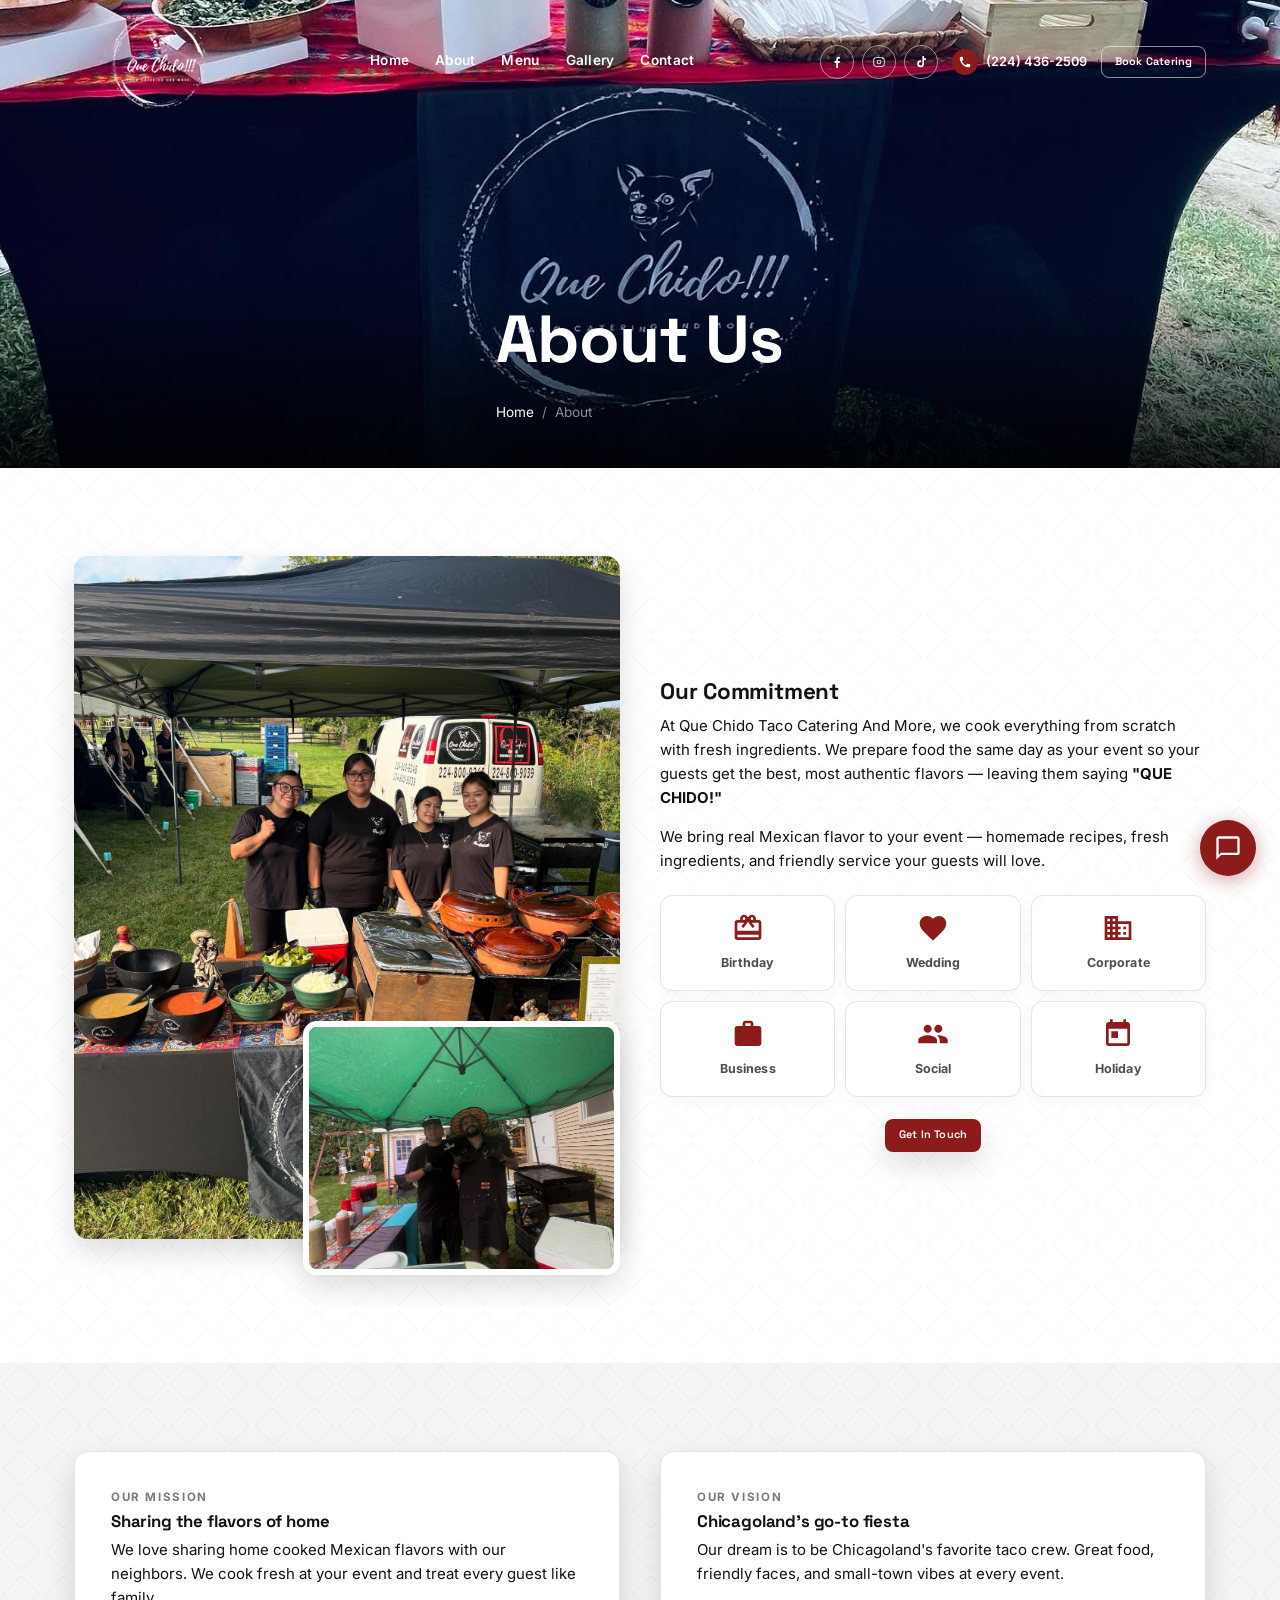
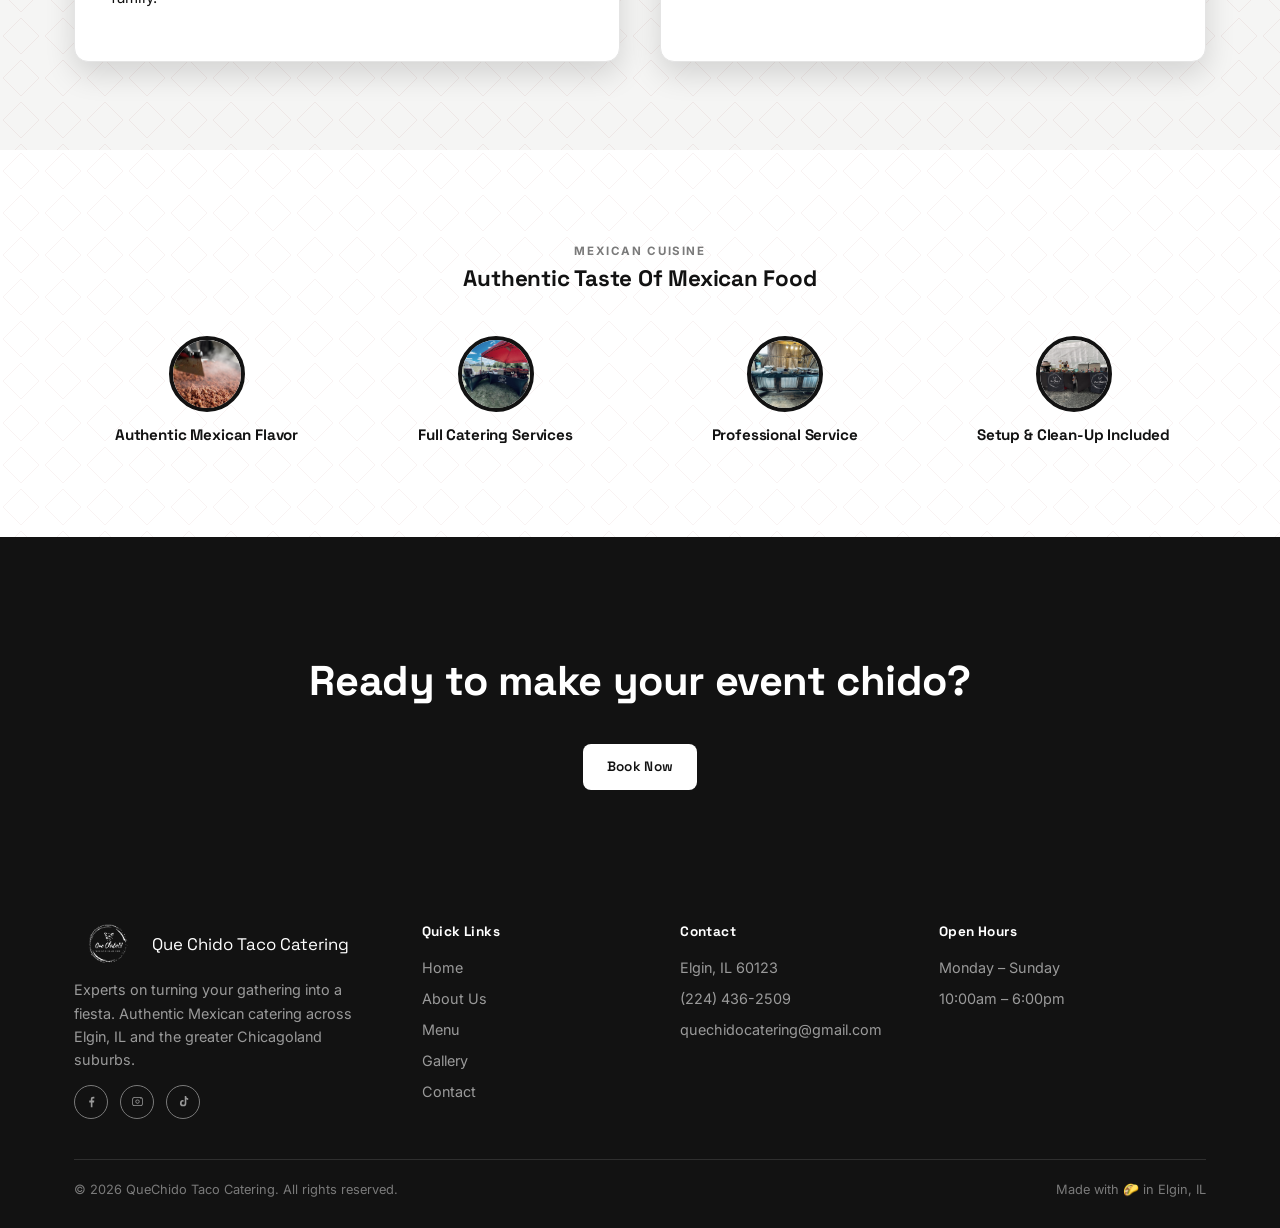
<file: about.html>
<!DOCTYPE html>
<html lang="en">
<head>
<meta charset="UTF-8">
<meta name="viewport" content="width=device-width, initial-scale=1.0">
<title>About Us | QueChido Taco Catering</title>
<meta name="description" content="Meet QueChido Taco Catering — authentic Mexican catering for weddings, birthdays and corporate events across Elgin, IL and Chicagoland.">
<link rel="icon" href="photos/blacklogo.jpg" type="image/jpeg">
<link rel="stylesheet" href="styles.css">
</head>
<body>

<header class="site">
  <div class="wrap">
    <a href="index.html" class="brand">
      <img src="photos/logo.png" alt="QueChido Taco Catering logo">
    </a>
    <nav class="main-nav">
      <a href="index.html">Home</a>
      <a href="about.html" class="active">About</a>
      <a href="menu.html">Menu</a>
      <a href="gallery.html">Gallery</a>
      <a href="contact.html">Contact</a>
      <div class="nav-extra">
        <a class="phone-pill" href="tel:+12244362509">
          <svg viewBox="0 0 24 24"><path d="M6.6 10.8c1.4 2.7 3.9 5.2 6.6 6.6l2.2-2.2c.3-.3.7-.4 1-.2 1.1.4 2.3.6 3.5.6.6 0 1 .4 1 1v3.5c0 .6-.4 1-1 1C10.5 21.1 2.9 13.5 2.9 4.1c0-.6.4-1 1-1H7.4c.6 0 1 .4 1 1 0 1.2.2 2.4.6 3.5.1.4 0 .8-.2 1L6.6 10.8z"/></svg>
          <span>(224) 436-2509</span>
        </a>
        <a href="contact.html" class="btn btn--white">Book Catering</a>
      </div>
    </nav>
    <div class="header-cta">
      <div class="social-icons">
        <a href="https://www.facebook.com/quechidocatering?mibextid=LQQJ4d" target="_blank" rel="noopener" aria-label="Facebook">
          <svg viewBox="0 0 24 24"><path d="M13.5 21v-7.6h2.55l.38-2.96h-2.93V8.53c0-.86.24-1.44 1.47-1.44h1.57V4.46A21 21 0 0 0 14.5 4.3c-2.14 0-3.6 1.3-3.6 3.69v2.45H8.35v2.96h2.55V21h2.6z"/></svg>
        </a>
        <a href="https://www.instagram.com/quechidotacocateringmore" target="_blank" rel="noopener" aria-label="Instagram">
          <svg viewBox="0 0 24 24"><path d="M12 8.6a3.4 3.4 0 1 0 0 6.8 3.4 3.4 0 0 0 0-6.8zm0 5.6a2.2 2.2 0 1 1 0-4.4 2.2 2.2 0 0 1 0 4.4zm4.3-9.5H7.7A4.2 4.2 0 0 0 3.5 9v6a4.2 4.2 0 0 0 4.2 4.2h8.6a4.2 4.2 0 0 0 4.2-4.2V9a4.2 4.2 0 0 0-4.2-4.3zm3 10.3a3 3 0 0 1-3 3H7.7a3 3 0 0 1-3-3V9a3 3 0 0 1 3-3h8.6a3 3 0 0 1 3 3v6zm-2.1-9.1a.8.8 0 1 0 0 1.6.8.8 0 0 0 0-1.6z"/></svg>
        </a>
        <a href="https://www.tiktok.com/@quechidocateringofficial" target="_blank" rel="noopener" aria-label="TikTok">
          <svg viewBox="0 0 24 24"><path d="M16.6 5.2c.7.9 1.7 1.5 2.9 1.7v2.5a6.3 6.3 0 0 1-3-.9v6.1a5.1 5.1 0 1 1-4.4-5v2.6a2.5 2.5 0 1 0 1.9 2.4V3h2.4c0 .8.08 1.6.2 2.2z"/></svg>
        </a>
      </div>
      <a class="phone-pill desktop-only" href="tel:+12244362509">
        <svg viewBox="0 0 24 24"><path d="M6.6 10.8c1.4 2.7 3.9 5.2 6.6 6.6l2.2-2.2c.3-.3.7-.4 1-.2 1.1.4 2.3.6 3.5.6.6 0 1 .4 1 1v3.5c0 .6-.4 1-1 1C10.5 21.1 2.9 13.5 2.9 4.1c0-.6.4-1 1-1H7.4c.6 0 1 .4 1 1 0 1.2.2 2.4.6 3.5.1.4 0 .8-.2 1L6.6 10.8z"/></svg>
        <span>(224) 436-2509</span>
      </a>
      <a href="contact.html" class="btn btn--white desktop-only">Book Catering</a>
      <button class="nav-toggle" aria-label="Toggle menu">
        <span class="nav-toggle-bar"></span>
        <span class="nav-toggle-bar"></span>
        <span class="nav-toggle-bar"></span>
      </button>
    </div>
  </div>
</header>

<section class="hero hero--small">
  <div class="hero-media" style="background-image:url('photos/quechidobannersetup.jpeg')">
    <div class="wrap hero-inner">
      <h1>About Us</h1>
      <div class="crumbs">
        <a href="index.html" style="color:var(--white)">Home</a><span>/</span><span>About</span>
      </div>
    </div>
  </div>
</section>

<section class="section">
  <div class="wrap grid-2">
    <div class="stack-photos">
      <img class="photo-main" src="photos/teamphoto.jpg" alt="Quechido team">
      <img class="photo-accent" src="photos/teamphoto2.jpg" alt="Quechido team">
    </div>
    <div>
      <h2>Our Commitment</h2>
      <p>At Que Chido Taco Catering And More, we cook everything from scratch with fresh ingredients. We prepare food the same day as your event so your guests get the best, most authentic flavors — leaving them saying <strong>"QUE CHIDO!"</strong></p>
      <p>We bring real Mexican flavor to your event — homemade recipes, fresh ingredients, and friendly service your guests will love.</p>
      <div class="event-grid">

      <div class="event-card"><span class="ic"><svg viewBox="0 0 24 24"><path d="M20 6h-2.18c.11-.31.18-.65.18-1 0-1.66-1.34-3-3-3-1.05 0-1.96.54-2.5 1.35l-.5.67-.5-.68C10.96 2.54 10.05 2 9 2 7.34 2 6 3.34 6 5c0 .35.07.69.18 1H4c-1.11 0-1.99.89-1.99 2L2 19c0 1.11.89 2 2 2h16c1.11 0 2-.89 2-2V8c0-1.11-.89-2-2-2zm-5-2c.55 0 1 .45 1 1s-.45 1-1 1-1-.45-1-1 .45-1 1-1zM9 4c.55 0 1 .45 1 1s-.45 1-1 1-1-.45-1-1 .45-1 1-1zm11 15H4v-2h16v2zm0-5H4V8h5.08L7 10.83 8.62 12 11 8.76l1-1.36 1 1.36L15.38 12 17 10.83 14.92 8H20v6z" fill="var(--red)"/></svg></span><span class="label">Birthday</span></div>
      <div class="event-card"><span class="ic"><svg viewBox="0 0 24 24"><path d="M12 21.35l-1.45-1.32C5.4 15.36 2 12.28 2 8.5 2 5.42 4.42 3 7.5 3c1.74 0 3.41.81 4.5 2.09C13.09 3.81 14.76 3 16.5 3 19.58 3 22 5.42 22 8.5c0 3.78-3.4 6.86-8.55 11.54L12 21.35z" fill="var(--red)"/></svg></span><span class="label">Wedding</span></div>
      <div class="event-card"><span class="ic"><svg viewBox="0 0 24 24"><path d="M12 7V3H2v18h20V7H12zM6 19H4v-2h2v2zm0-4H4v-2h2v2zm0-4H4V9h2v2zm0-4H4V5h2v2zm4 12H8v-2h2v2zm0-4H8v-2h2v2zm0-4H8V9h2v2zm0-4H8V5h2v2zm10 12h-8v-2h2v-2h-2v-2h2v-2h-2V9h8v10zm-2-8h-2v2h2v-2zm0 4h-2v2h2v-2z" fill="var(--red)"/></svg></span><span class="label">Corporate</span></div>
      <div class="event-card"><span class="ic"><svg viewBox="0 0 24 24"><path d="M20 6h-4V4c0-1.11-.89-2-2-2h-4c-1.11 0-2 .89-2 2v2H4c-1.11 0-1.99.89-1.99 2L2 19c0 1.11.89 2 2 2h16c1.11 0 2-.89 2-2V8c0-1.11-.89-2-2-2zm-6 0h-4V4h4v2z" fill="var(--red)"/></svg></span><span class="label">Business</span></div>
      <div class="event-card"><span class="ic"><svg viewBox="0 0 24 24"><path d="M16 11c1.66 0 2.99-1.34 2.99-3S17.66 5 16 5c-1.66 0-3 1.34-3 3s1.34 3 3 3zm-8 0c1.66 0 2.99-1.34 2.99-3S9.66 5 8 5C6.34 5 5 6.34 5 8s1.34 3 3 3zm0 2c-2.33 0-7 1.17-7 3.5V19h14v-2.5c0-2.33-4.67-3.5-7-3.5zm8 0c-.29 0-.62.02-.97.05 1.16.84 1.97 1.97 1.97 3.45V19h6v-2.5c0-2.33-4.67-3.5-7-3.5z" fill="var(--red)"/></svg></span><span class="label">Social</span></div>
      <div class="event-card"><span class="ic"><svg viewBox="0 0 24 24"><path d="M19 3h-1V1h-2v2H8V1H6v2H5c-1.11 0-2 .9-2 2v14c0 1.1.89 2 2 2h14c1.1 0 2-.9 2-2V5c0-1.1-.9-2-2-2zm0 16H5V8h14v11zM7 10h5v5H7z" fill="var(--red)"/></svg></span><span class="label">Holiday</span></div>

      </div>
      <div class="center" style="margin-top:8px">
        <a href="contact.html" class="btn btn--red">Get In Touch</a>
      </div>
    </div>
  </div>
</section>

<section class="section section--off">
  <div class="wrap grid-2">
    <div class="card" style="padding:36px">
      <span class="eyebrow">Our mission</span>
      <h3 style="font-family:'Space Grotesk',sans-serif">Sharing the flavors of home</h3>
      <p>We love sharing home cooked Mexican flavors with our neighbors. We cook fresh at your event and treat every guest like family.</p>
    </div>
    <div class="card" style="padding:36px">
      <span class="eyebrow">Our vision</span>
      <h3 style="font-family:'Space Grotesk',sans-serif">Chicagoland's go-to fiesta</h3>
      <p>Our dream is to be Chicagoland's favorite taco crew. Great food, friendly faces, and small-town vibes at every event.</p>
    </div>
  </div>
</section>

<section class="section">
  <div class="wrap">
    <div class="center" style="max-width:640px;margin:0 auto 44px">
      <span class="eyebrow">Mexican cuisine</span>
      <h2>Authentic Taste Of Mexican Food</h2>
    </div>
    <div class="feature-row">
      <div class="feature">
        <img src="photos/carnecloseup.jpeg" alt="">
        <h4>Authentic Mexican Flavor</h4>
      </div>
      <div class="feature">
        <img src="photos/tentsetup.jpeg" alt="">
        <h4>Full Catering Services</h4>
      </div>
      <div class="feature">
        <img src="photos/foodwarmers.jpeg" alt="">
        <h4>Professional Service</h4>
      </div>
      <div class="feature">
        <img src="photos/venuesetup.jpeg" alt="">
        <h4>Setup &amp; Clean-Up Included</h4>
      </div>
    </div>
  </div>
</section>

<section class="cta-band">
  <div class="wrap" style="padding-top:50px">
    <h2>Ready to make your event chido?</h2>
    <a href="contact.html" class="btn btn--white">Book Now</a>
  </div>
</section>

<footer class="site">
  <div class="wrap">
    <div class="footer-grid">
      <div>
        <div class="footer-brand">
          <img src="photos/logo.png" alt="QueChido logo">
          <span>Que Chido Taco Catering </span>
        </div>
        <p>Experts on turning your gathering into a fiesta. Authentic Mexican catering across Elgin, IL and the greater Chicagoland suburbs.</p>
        <div class="footer-socials">
          <a href="https://www.facebook.com/quechidocatering?mibextid=LQQJ4d" target="_blank" rel="noopener" aria-label="Facebook">
            <svg viewBox="0 0 24 24"><path d="M13.5 21v-7.6h2.55l.38-2.96h-2.93V8.53c0-.86.24-1.44 1.47-1.44h1.57V4.46A21 21 0 0 0 14.5 4.3c-2.14 0-3.6 1.3-3.6 3.69v2.45H8.35v2.96h2.55V21h2.6z"/></svg>
          </a>
          <a href="https://www.instagram.com/quechidotacocateringmore" target="_blank" rel="noopener" aria-label="Instagram">
            <svg viewBox="0 0 24 24"><path d="M12 8.6a3.4 3.4 0 1 0 0 6.8 3.4 3.4 0 0 0 0-6.8zm0 5.6a2.2 2.2 0 1 1 0-4.4 2.2 2.2 0 0 1 0 4.4zm4.3-9.5H7.7A4.2 4.2 0 0 0 3.5 9v6a4.2 4.2 0 0 0 4.2 4.2h8.6a4.2 4.2 0 0 0 4.2-4.2V9a4.2 4.2 0 0 0-4.2-4.3zm3 10.3a3 3 0 0 1-3 3H7.7a3 3 0 0 1-3-3V9a3 3 0 0 1 3-3h8.6a3 3 0 0 1 3 3v6zm-2.1-9.1a.8.8 0 1 0 0 1.6.8.8 0 0 0 0-1.6z"/></svg>
          </a>
          <a href="https://www.tiktok.com/@quechidocateringofficial" target="_blank" rel="noopener" aria-label="TikTok">
            <svg viewBox="0 0 24 24"><path d="M16.6 5.2c.7.9 1.7 1.5 2.9 1.7v2.5a6.3 6.3 0 0 1-3-.9v6.1a5.1 5.1 0 1 1-4.4-5v2.6a2.5 2.5 0 1 0 1.9 2.4V3h2.4c0 .8.08 1.6.2 2.2z"/></svg>
          </a>
        </div>
      </div>
      <div>
        <h4>Quick Links</h4>
        <ul>
          <li><a href="index.html">Home</a></li>
          <li><a href="about.html">About Us</a></li>
          <li><a href="menu.html">Menu</a></li>
          <li><a href="gallery.html">Gallery</a></li>
          <li><a href="contact.html">Contact</a></li>
        </ul>
      </div>
      <div>
        <h4>Contact</h4>
        <ul>
          <li>Elgin, IL 60123</li>
          <li><a href="tel:+12244362509">(224) 436-2509</a></li>
          <li><a href="mailto:quechidocatering@gmail.com">quechidocatering@gmail.com</a></li>
        </ul>
      </div>
      <div>
        <h4>Open Hours</h4>
        <ul>
          <li>Monday – Sunday</li>
          <li>10:00am – 6:00pm</li>
        </ul>
      </div>
    </div>
    <div class="footer-bottom">
      <span>© 2026 QueChido Taco Catering. All rights reserved.</span>
      <span>Made with 🌮 in Elgin, IL</span>
    </div>
  </div>
</footer>

<a href="contact.html" class="floating-contact" aria-label="Contact us">
  <svg viewBox="0 0 24 24"><path d="M20 2H4c-1.1 0-2 .9-2 2v18l4-4h14c1.1 0 2-.9 2-2V4c0-1.1-.9-2-2-2zm0 14H6l-2 2V4h16v12z"/></svg>
</a>

<script src="script.js"></script>
</body>
</html>
</file>
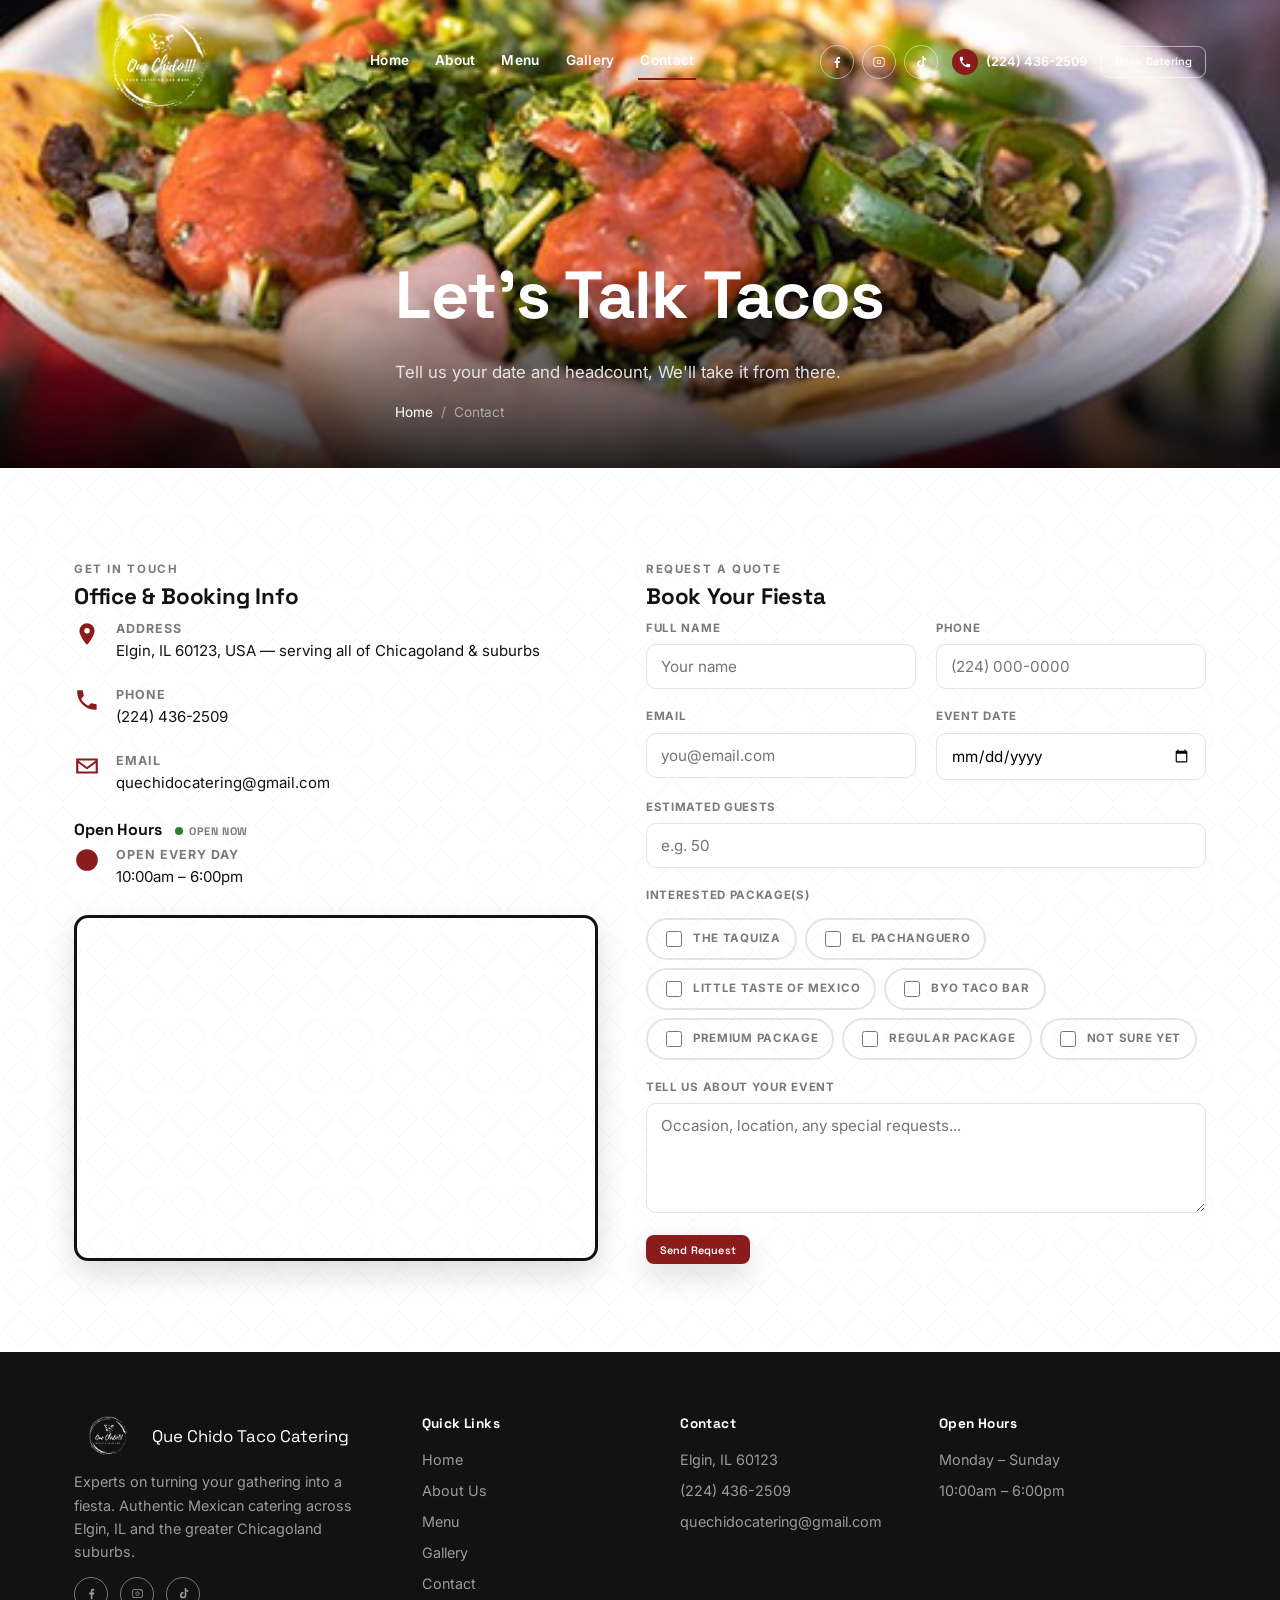
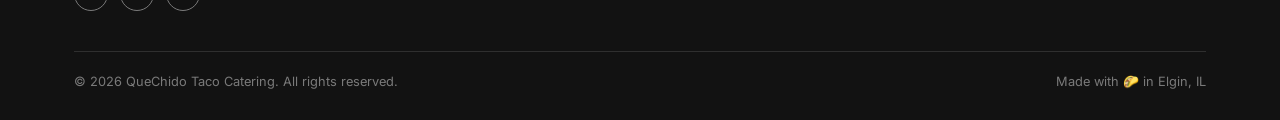
<file: contact.html>
<!DOCTYPE html>
<html lang="en">
<head>
<meta charset="UTF-8">
<meta name="viewport" content="width=device-width, initial-scale=1.0">
<title>Contact Us | QueChido Taco Catering</title>
<meta name="description" content="Get a quote from QueChido Taco Catering. Call (224) 436-2509 or send us a message to book your next event.">
<link rel="icon" href="photos/blacklogo.jpg" type="image/jpeg">
<link rel="stylesheet" href="styles.css">
</head>
<body>

<header class="site">
  <div class="wrap">
    <a href="index.html" class="brand">
      <img src="photos/logo.png" alt="QueChido Taco Catering logo">
    </a>
    <nav class="main-nav">
      <a href="index.html">Home</a>
      <a href="about.html">About</a>
      <a href="menu.html">Menu</a>
      <a href="gallery.html">Gallery</a>
      <a href="contact.html" class="active">Contact</a>
      <div class="nav-extra">
        <a class="phone-pill" href="tel:+12244362509">
          <svg viewBox="0 0 24 24"><path d="M6.6 10.8c1.4 2.7 3.9 5.2 6.6 6.6l2.2-2.2c.3-.3.7-.4 1-.2 1.1.4 2.3.6 3.5.6.6 0 1 .4 1 1v3.5c0 .6-.4 1-1 1C10.5 21.1 2.9 13.5 2.9 4.1c0-.6.4-1 1-1H7.4c.6 0 1 .4 1 1 0 1.2.2 2.4.6 3.5.1.4 0 .8-.2 1L6.6 10.8z"/></svg>
          <span>(224) 436-2509</span>
        </a>
        <a href="contact.html" class="btn btn--white">Book Catering</a>
      </div>
    </nav>
    <div class="header-cta">
      <div class="social-icons">
        <a href="https://www.facebook.com/quechidocatering?mibextid=LQQJ4d" target="_blank" rel="noopener" aria-label="Facebook">
          <svg viewBox="0 0 24 24"><path d="M13.5 21v-7.6h2.55l.38-2.96h-2.93V8.53c0-.86.24-1.44 1.47-1.44h1.57V4.46A21 21 0 0 0 14.5 4.3c-2.14 0-3.6 1.3-3.6 3.69v2.45H8.35v2.96h2.55V21h2.6z"/></svg>
        </a>
        <a href="https://www.instagram.com/quechidotacocateringmore" target="_blank" rel="noopener" aria-label="Instagram">
          <svg viewBox="0 0 24 24"><path d="M12 8.6a3.4 3.4 0 1 0 0 6.8 3.4 3.4 0 0 0 0-6.8zm0 5.6a2.2 2.2 0 1 1 0-4.4 2.2 2.2 0 0 1 0 4.4zm4.3-9.5H7.7A4.2 4.2 0 0 0 3.5 9v6a4.2 4.2 0 0 0 4.2 4.2h8.6a4.2 4.2 0 0 0 4.2-4.2V9a4.2 4.2 0 0 0-4.2-4.3zm3 10.3a3 3 0 0 1-3 3H7.7a3 3 0 0 1-3-3V9a3 3 0 0 1 3-3h8.6a3 3 0 0 1 3 3v6zm-2.1-9.1a.8.8 0 1 0 0 1.6.8.8 0 0 0 0-1.6z"/></svg>
        </a>
        <a href="https://www.tiktok.com/@quechidocateringofficial" target="_blank" rel="noopener" aria-label="TikTok">
          <svg viewBox="0 0 24 24"><path d="M16.6 5.2c.7.9 1.7 1.5 2.9 1.7v2.5a6.3 6.3 0 0 1-3-.9v6.1a5.1 5.1 0 1 1-4.4-5v2.6a2.5 2.5 0 1 0 1.9 2.4V3h2.4c0 .8.08 1.6.2 2.2z"/></svg>
        </a>
      </div>
      <a class="phone-pill desktop-only" href="tel:+12244362509">
        <svg viewBox="0 0 24 24"><path d="M6.6 10.8c1.4 2.7 3.9 5.2 6.6 6.6l2.2-2.2c.3-.3.7-.4 1-.2 1.1.4 2.3.6 3.5.6.6 0 1 .4 1 1v3.5c0 .6-.4 1-1 1C10.5 21.1 2.9 13.5 2.9 4.1c0-.6.4-1 1-1H7.4c.6 0 1 .4 1 1 0 1.2.2 2.4.6 3.5.1.4 0 .8-.2 1L6.6 10.8z"/></svg>
        <span>(224) 436-2509</span>
      </a>
      <a href="contact.html" class="btn btn--white desktop-only">Book Catering</a>
      <button class="nav-toggle" aria-label="Toggle menu">
        <span class="nav-toggle-bar"></span>
        <span class="nav-toggle-bar"></span>
        <span class="nav-toggle-bar"></span>
      </button>
    </div>
  </div>
</header>

<section class="hero hero--small">
  <div class="hero-media" style="background-image:url('photos/beautifultaco.jpeg')">
    <div class="wrap hero-inner">
      <h1>Let's Talk Tacos</h1>
      <p class="lead">Tell us your date and headcount, We'll take it from there.</p>
      <div class="crumbs">
        <a href="index.html" style="color:var(--white)">Home</a><span>/</span><span>Contact</span>
      </div>
    </div>
  </div>
</section>

<section class="section">
  <div class="wrap contact-grid">
    <div>
      <span class="eyebrow">Get in touch</span>
      <h2>Office &amp; Booking Info</h2>
      <div class="info-list">
        <div class="info-item">
          <svg viewBox="0 0 24 24"><path d="M12 2a7 7 0 00-7 7c0 5.25 7 13 7 13s7-7.75 7-13a7 7 0 00-7-7zm0 9.5A2.5 2.5 0 1112 6.5a2.5 2.5 0 010 5z"/></svg>
          <div><strong>Address</strong>Elgin, IL 60123, USA — serving all of Chicagoland &amp; suburbs</div>
        </div>
        <div class="info-item">
          <svg viewBox="0 0 24 24"><path d="M6.6 10.8c1.4 2.7 3.9 5.2 6.6 6.6l2.2-2.2c.3-.3.7-.4 1-.2 1.1.4 2.3.6 3.5.6.6 0 1 .4 1 1v3.5c0 .6-.4 1-1 1C10.5 21.1 2.9 13.5 2.9 4.1c0-.6.4-1 1-1H7.4c.6 0 1 .4 1 1 0 1.2.2 2.4.6 3.5.1.4 0 .8-.2 1L6.6 10.8z"/></svg>
          <div><strong>Phone</strong><a href="tel:+12244362509">(224) 436-2509</a></div>
        </div>
        <div class="info-item">
          <svg viewBox="0 0 24 24"><path d="M2 5h20v14H2V5zm2 2v.01L12 13l8-5.99V7H4zm16 2.24l-7.4 5.56a1 1 0 01-1.2 0L4 9.24V17h16V9.24z"/></svg>
          <div><strong>Email</strong><a href="mailto:quechidocatering@gmail.com">quechidocatering@gmail.com</a></div>
        </div>
      </div>

      <h3 style="font-size:1rem;font-family:'Space Grotesk',sans-serif;margin-bottom:6px">
        Open Hours
        <span class="status-badge" id="hours-status"><span class="status-dot"></span><span id="hours-status-text">Checking…</span></span>
      </h3>
      <div class="info-item" style="margin-bottom:0">
        <svg viewBox="0 0 24 24"><path d="M12 2a10 10 0 100 20 10 10 0 000-20zm1 10.59V6h-2v7l5.25 3.15 1-1.64L13 12.59z"/></svg>
        <div><strong>Open every day</strong>10:00am – 6:00pm</div>
      </div>

      <div class="map-frame" style="margin-top:26px">
        <iframe src="https://www.google.com/maps?q=42.0354,-88.2826(QueChido+Taco+Catering)&z=14&output=embed" loading="lazy" title="Map of Elgin, IL"></iframe>
      </div>
    </div>

    <div>
      <span class="eyebrow">Request a quote</span>
      <h2>Book Your Fiesta</h2>
      <form class="contact-form" action="mailto:quechidocatering@gmail.com" method="post" enctype="text/plain">
        <div>
          <label for="name">Full name</label>
          <input id="name" name="name" type="text" placeholder="Your name" required>
        </div>
        <div>
          <label for="phone">Phone</label>
          <input id="phone" name="phone" type="tel" placeholder="(224) 000-0000" required>
        </div>
        <div>
          <label for="email">Email</label>
          <input id="email" name="email" type="email" placeholder="you@email.com" required>
        </div>
        <div>
          <label for="event-date">Event date</label>
          <input id="event-date" name="event-date" type="date">
        </div>
        <div class="field--full">
          <label for="guests">Estimated guests</label>
          <input id="guests" name="guests" type="number" min="1" placeholder="e.g. 50">
        </div>
        <div class="field--full">
          <label>Interested package(s)</label>
          <div class="package-checks" id="package-checks">
            <label class="package-check"><input type="checkbox" name="package-taquiza" value="The Taquiza"><span>The Taquiza</span></label>
            <label class="package-check"><input type="checkbox" name="package-pachanguero" value="El Pachanguero"><span>El Pachanguero</span></label>
            <label class="package-check"><input type="checkbox" name="package-littletaste" value="Little Taste of Mexico"><span>Little Taste of Mexico</span></label>
            <label class="package-check"><input type="checkbox" name="package-byo" value="BYO Taco Bar"><span>BYO Taco Bar</span></label>
            <label class="package-check"><input type="checkbox" name="package-premium" value="Premium Package"><span>Premium Package</span></label>
            <label class="package-check"><input type="checkbox" name="package-regular" value="Regular Package"><span>Regular Package</span></label>
            <label class="package-check"><input type="checkbox" name="package-unsure" value="Not sure yet"><span>Not sure yet</span></label>
          </div>
        </div>
        <div class="field--full">
          <label for="message">Tell us about your event</label>
          <textarea id="message" name="message" placeholder="Occasion, location, any special requests..."></textarea>
        </div>
        <button type="submit" class="btn btn--red">Send Request</button>
      </form>
    </div>
  </div>
</section>

<footer class="site">
  <div class="wrap">
    <div class="footer-grid">
      <div>
        <div class="footer-brand">
          <img src="photos/logo.png" alt="QueChido logo">
          <span>Que Chido Taco Catering </span>
        </div>
        <p>Experts on turning your gathering into a fiesta. Authentic Mexican catering across Elgin, IL and the greater Chicagoland suburbs.</p>
        <div class="footer-socials">
          <a href="https://www.facebook.com/quechidocatering?mibextid=LQQJ4d" target="_blank" rel="noopener" aria-label="Facebook">
            <svg viewBox="0 0 24 24"><path d="M13.5 21v-7.6h2.55l.38-2.96h-2.93V8.53c0-.86.24-1.44 1.47-1.44h1.57V4.46A21 21 0 0 0 14.5 4.3c-2.14 0-3.6 1.3-3.6 3.69v2.45H8.35v2.96h2.55V21h2.6z"/></svg>
          </a>
          <a href="https://www.instagram.com/quechidotacocateringmore" target="_blank" rel="noopener" aria-label="Instagram">
            <svg viewBox="0 0 24 24"><path d="M12 8.6a3.4 3.4 0 1 0 0 6.8 3.4 3.4 0 0 0 0-6.8zm0 5.6a2.2 2.2 0 1 1 0-4.4 2.2 2.2 0 0 1 0 4.4zm4.3-9.5H7.7A4.2 4.2 0 0 0 3.5 9v6a4.2 4.2 0 0 0 4.2 4.2h8.6a4.2 4.2 0 0 0 4.2-4.2V9a4.2 4.2 0 0 0-4.2-4.3zm3 10.3a3 3 0 0 1-3 3H7.7a3 3 0 0 1-3-3V9a3 3 0 0 1 3-3h8.6a3 3 0 0 1 3 3v6zm-2.1-9.1a.8.8 0 1 0 0 1.6.8.8 0 0 0 0-1.6z"/></svg>
          </a>
          <a href="https://www.tiktok.com/@quechidocateringofficial" target="_blank" rel="noopener" aria-label="TikTok">
            <svg viewBox="0 0 24 24"><path d="M16.6 5.2c.7.9 1.7 1.5 2.9 1.7v2.5a6.3 6.3 0 0 1-3-.9v6.1a5.1 5.1 0 1 1-4.4-5v2.6a2.5 2.5 0 1 0 1.9 2.4V3h2.4c0 .8.08 1.6.2 2.2z"/></svg>
          </a>
        </div>
      </div>
      <div>
        <h4>Quick Links</h4>
        <ul>
          <li><a href="index.html">Home</a></li>
          <li><a href="about.html">About Us</a></li>
          <li><a href="menu.html">Menu</a></li>
          <li><a href="gallery.html">Gallery</a></li>
          <li><a href="contact.html">Contact</a></li>
        </ul>
      </div>
      <div>
        <h4>Contact</h4>
        <ul>
          <li>Elgin, IL 60123</li>
          <li><a href="tel:+12244362509">(224) 436-2509</a></li>
          <li><a href="mailto:quechidocatering@gmail.com">quechidocatering@gmail.com</a></li>
        </ul>
      </div>
      <div>
        <h4>Open Hours</h4>
        <ul>
          <li>Monday – Sunday</li>
          <li>10:00am – 6:00pm</li>
        </ul>
      </div>
    </div>
    <div class="footer-bottom">
      <span>© 2026 QueChido Taco Catering. All rights reserved.</span>
      <span>Made with 🌮 in Elgin, IL</span>
    </div>
  </div>
</footer>

<script src="script.js"></script>
</body>
</html>
</file>
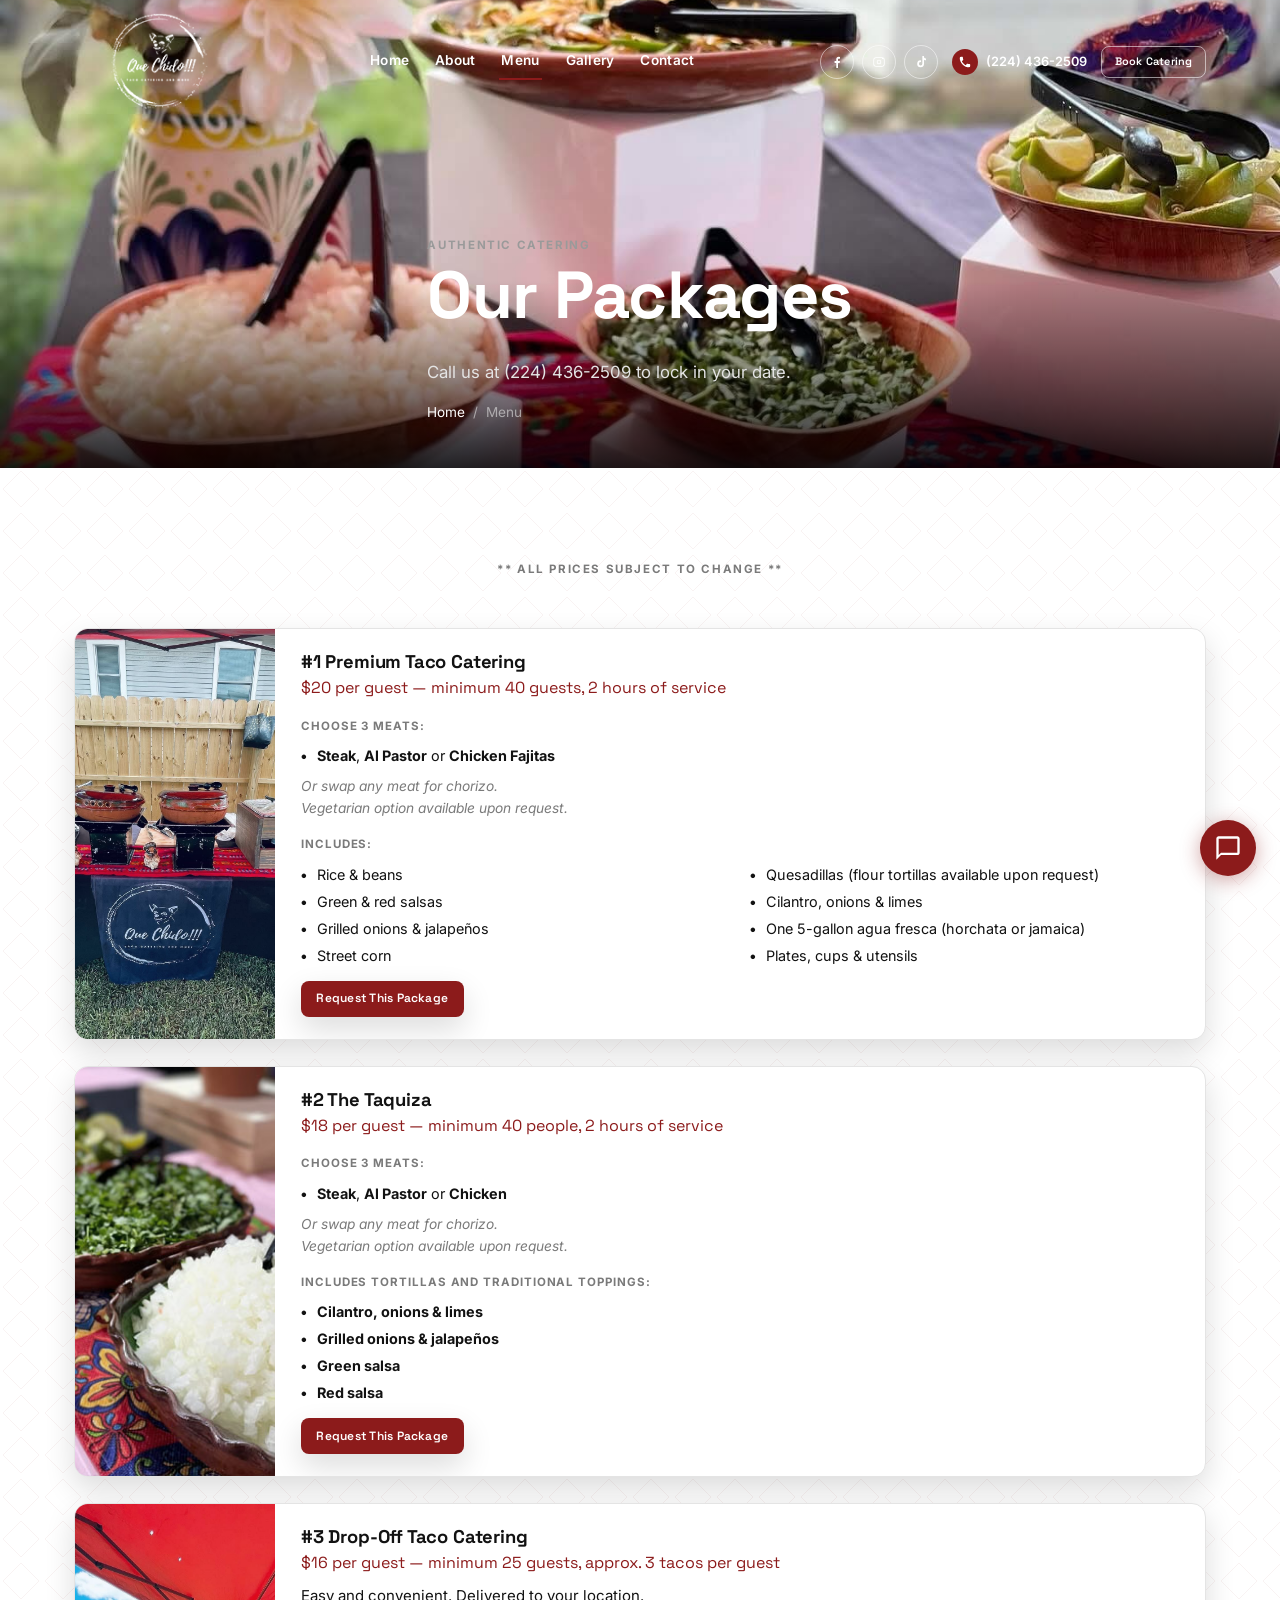
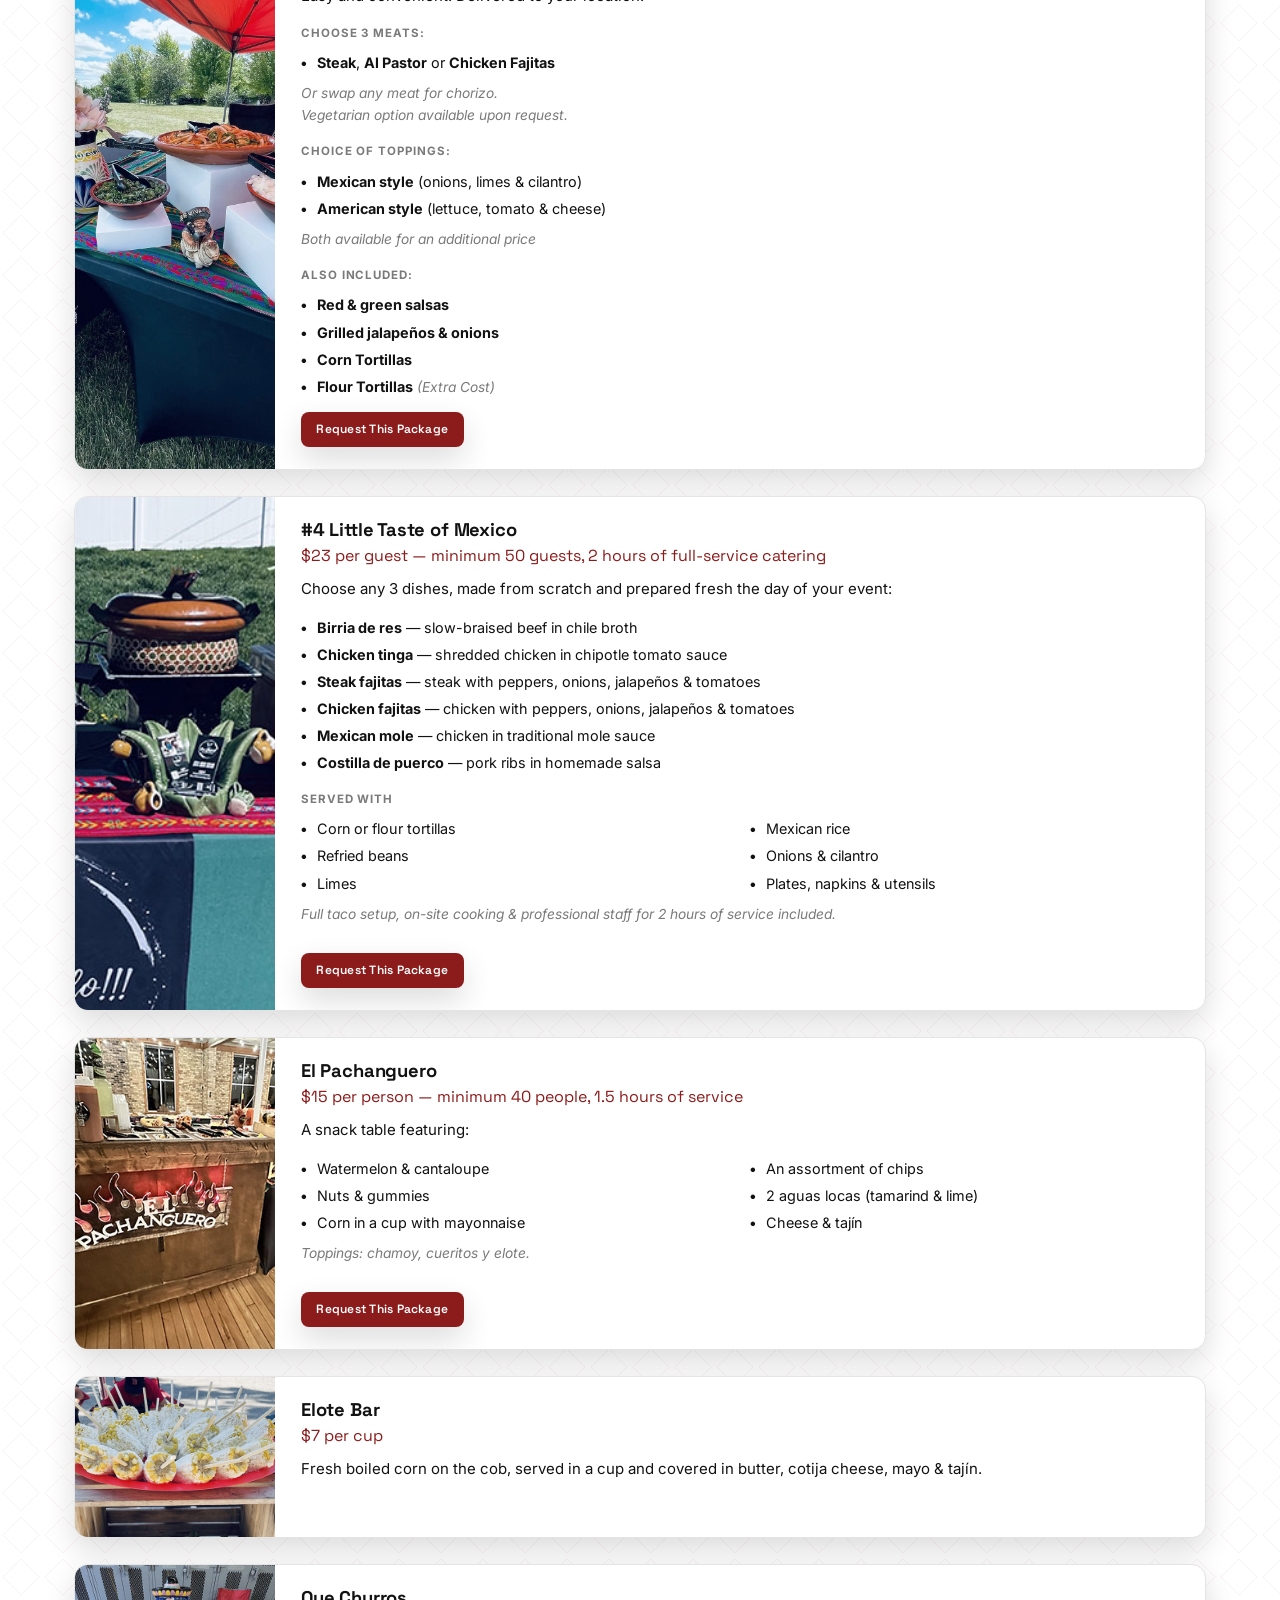
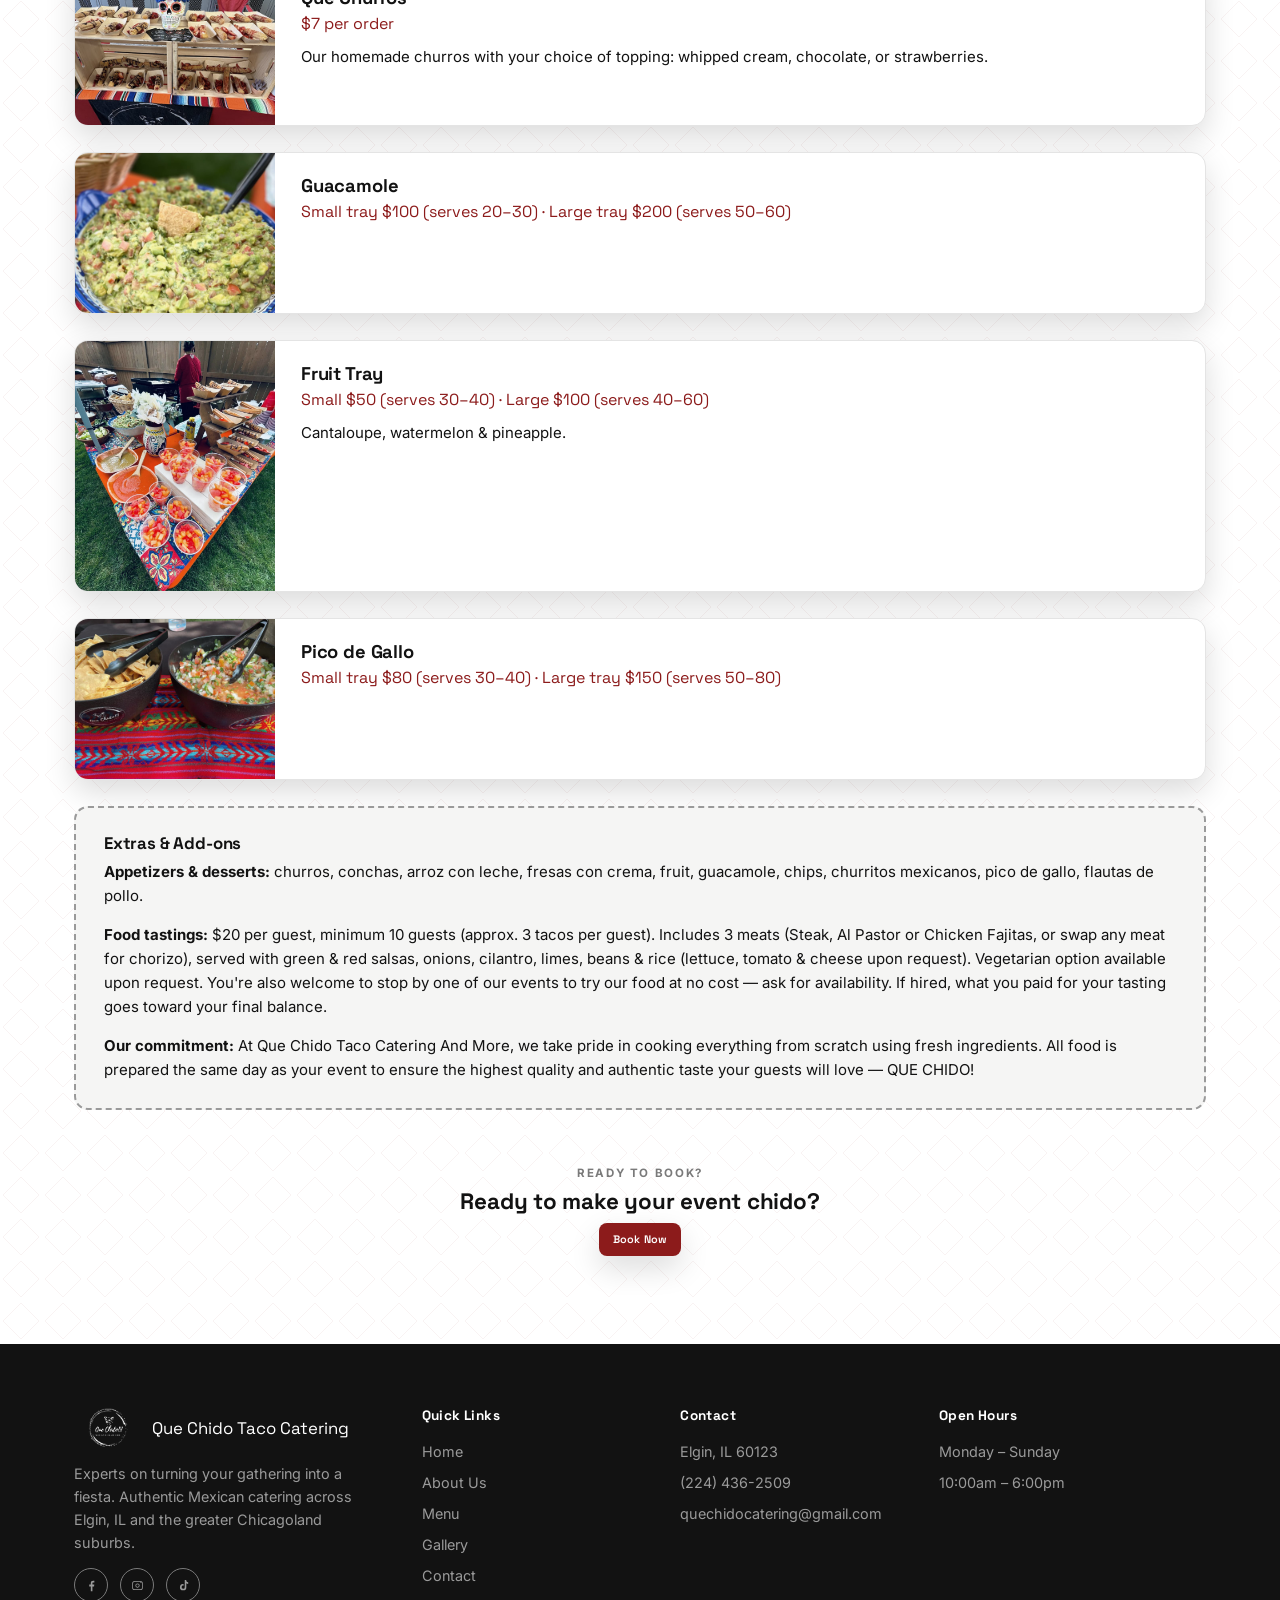
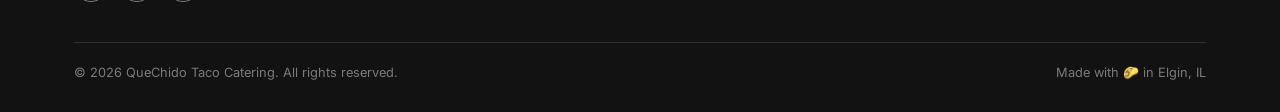
<file: menu.html>
<!DOCTYPE html>
<html lang="en">
<head>
<meta charset="UTF-8">
<meta name="viewport" content="width=device-width, initial-scale=1.0">
<title>Menu &amp; Packages | QueChido Taco Catering</title>
<meta name="description" content="Taco catering packages and pricing from QueChido Taco Catering — taquizas, taco bars, elote, churros, guacamole and more.">
<link rel="icon" href="photos/blacklogo.jpg" type="image/jpeg">
<link rel="stylesheet" href="styles.css">
</head>
<body>

<header class="site">
  <div class="wrap">
    <a href="index.html" class="brand">
      <img src="photos/logo.png" alt="QueChido Taco Catering logo">
    </a>
    <nav class="main-nav">
      <a href="index.html">Home</a>
      <a href="about.html">About</a>
      <a href="menu.html" class="active">Menu</a>
      <a href="gallery.html">Gallery</a>
      <a href="contact.html">Contact</a>
      <div class="nav-extra">
        <a class="phone-pill" href="tel:+12244362509">
          <svg viewBox="0 0 24 24"><path d="M6.6 10.8c1.4 2.7 3.9 5.2 6.6 6.6l2.2-2.2c.3-.3.7-.4 1-.2 1.1.4 2.3.6 3.5.6.6 0 1 .4 1 1v3.5c0 .6-.4 1-1 1C10.5 21.1 2.9 13.5 2.9 4.1c0-.6.4-1 1-1H7.4c.6 0 1 .4 1 1 0 1.2.2 2.4.6 3.5.1.4 0 .8-.2 1L6.6 10.8z"/></svg>
          <span>(224) 436-2509</span>
        </a>
        <a href="contact.html" class="btn btn--white">Book Catering</a>
      </div>
    </nav>
    <div class="header-cta">
      <div class="social-icons">
        <a href="https://www.facebook.com/quechidocatering?mibextid=LQQJ4d" target="_blank" rel="noopener" aria-label="Facebook">
          <svg viewBox="0 0 24 24"><path d="M13.5 21v-7.6h2.55l.38-2.96h-2.93V8.53c0-.86.24-1.44 1.47-1.44h1.57V4.46A21 21 0 0 0 14.5 4.3c-2.14 0-3.6 1.3-3.6 3.69v2.45H8.35v2.96h2.55V21h2.6z"/></svg>
        </a>
        <a href="https://www.instagram.com/quechidotacocateringmore" target="_blank" rel="noopener" aria-label="Instagram">
          <svg viewBox="0 0 24 24"><path d="M12 8.6a3.4 3.4 0 1 0 0 6.8 3.4 3.4 0 0 0 0-6.8zm0 5.6a2.2 2.2 0 1 1 0-4.4 2.2 2.2 0 0 1 0 4.4zm4.3-9.5H7.7A4.2 4.2 0 0 0 3.5 9v6a4.2 4.2 0 0 0 4.2 4.2h8.6a4.2 4.2 0 0 0 4.2-4.2V9a4.2 4.2 0 0 0-4.2-4.3zm3 10.3a3 3 0 0 1-3 3H7.7a3 3 0 0 1-3-3V9a3 3 0 0 1 3-3h8.6a3 3 0 0 1 3 3v6zm-2.1-9.1a.8.8 0 1 0 0 1.6.8.8 0 0 0 0-1.6z"/></svg>
        </a>
        <a href="https://www.tiktok.com/@quechidocateringofficial" target="_blank" rel="noopener" aria-label="TikTok">
          <svg viewBox="0 0 24 24"><path d="M16.6 5.2c.7.9 1.7 1.5 2.9 1.7v2.5a6.3 6.3 0 0 1-3-.9v6.1a5.1 5.1 0 1 1-4.4-5v2.6a2.5 2.5 0 1 0 1.9 2.4V3h2.4c0 .8.08 1.6.2 2.2z"/></svg>
        </a>
      </div>
      <a class="phone-pill desktop-only" href="tel:+12244362509">
        <svg viewBox="0 0 24 24"><path d="M6.6 10.8c1.4 2.7 3.9 5.2 6.6 6.6l2.2-2.2c.3-.3.7-.4 1-.2 1.1.4 2.3.6 3.5.6.6 0 1 .4 1 1v3.5c0 .6-.4 1-1 1C10.5 21.1 2.9 13.5 2.9 4.1c0-.6.4-1 1-1H7.4c.6 0 1 .4 1 1 0 1.2.2 2.4.6 3.5.1.4 0 .8-.2 1L6.6 10.8z"/></svg>
        <span>(224) 436-2509</span>
      </a>
      <a href="contact.html" class="btn btn--white desktop-only">Book Catering</a>
      <button class="nav-toggle" aria-label="Toggle menu">
        <span class="nav-toggle-bar"></span>
        <span class="nav-toggle-bar"></span>
        <span class="nav-toggle-bar"></span>
      </button>
    </div>
  </div>
</header>

<section class="hero hero--small">
  <div class="hero-media" style="background-image:url('photos/tacotoppings.jpeg')">
    <div class="wrap hero-inner">
      <span class="eyebrow">Authentic catering</span>
      <h1>Our Packages</h1>
      <p class="lead">Call us at (224) 436-2509 to lock in your date.</p>
      <div class="crumbs">
        <a href="index.html" style="color:var(--white)">Home</a><span>/</span><span>Menu</span>
      </div>
    </div>
  </div>
</section>

<!--
  Menu Section - CHANGE MENU ITEMS HERE-------------------------------------------
  To edit an item,
   just change the text between the tags:
   - <h3>...</h3> is the item name
   - <span class="price">...</span> is the price/details line
   - <p>...</p> and <ul><li>...</li></ul> are the description and ingredients
   
   
   To add a new item, copy one a menu item (from
   <div class="menu-item"> to its closing </div>). Paste it, then
   edit the copy. 
   
   To remove an item, delete its whole block. from <div class="menu-item"> to its closing </div>.
-->

<section class="section">
  <div class="wrap">
    <div class="center" style="max-width:640px;margin:0 auto 44px">
      <span class="eyebrow">** All Prices Subject to Change **</span>
    </div>

    <div class="menu-item">
      <img src="photos/tasteofmexicosetup.jpeg" alt="Premium package">
      <div class="menu-item-body">
        <h3>#1 Premium Taco Catering</h3>
        <span class="price">$20 per guest — minimum 40 guests, 2 hours of service</span>
        <span class="menu-subhead">Choose 3 meats:</span>
        <ul class="menu-list--single">
          <li><strong>Steak</strong>, <strong>Al Pastor</strong> or <strong>Chicken Fajitas</strong></li>
        </ul>
        <p class="menu-note">Or swap any meat for chorizo.<br>Vegetarian option available upon request.</p>
        <span class="menu-subhead">Includes:</span>
        <ul>
          <li>Rice &amp; beans</li>
          <li>Quesadillas (flour tortillas available upon request)</li>
          <li>Green &amp; red salsas</li>
          <li>Cilantro, onions &amp; limes</li>
          <li>Grilled onions &amp; jalapeños</li>
          <li>One 5-gallon agua fresca (horchata or jamaica)</li>
          <li>Street corn</li>
          <li>Plates, cups &amp; utensils</li>
        </ul>
        <a href="contact.html?package=Premium%20Package" class="btn btn--red btn--sm">Request This Package</a>
      </div>
    </div>

    <div class="menu-item">
      <img src="photos/toppings.jpeg" alt="The Taquiza">
      <div class="menu-item-body">
        <h3>#2 The Taquiza</h3>
        <span class="price">$18 per guest — minimum 40 people, 2 hours of service</span>
        <span class="menu-subhead">Choose 3 meats:</span>
        <ul class="menu-list--single">
          <li><strong>Steak</strong>, <strong>Al Pastor</strong> or <strong>Chicken</strong></li>
        </ul>
        <p class="menu-note">Or swap any meat for chorizo.<br>Vegetarian option available upon request.</p>
        <span class="menu-subhead">Includes tortillas and traditional toppings:</span>
        <ul class="menu-list--single">
          <li><strong>Cilantro, onions &amp; limes</strong></li>
          <li><strong>Grilled onions &amp; jalapeños</strong></li>
          <li><strong>Green salsa</strong></li>
          <li><strong>Red salsa</strong></li>
        </ul>
        <a href="contact.html?package=The%20Taquiza" class="btn btn--red btn--sm">Request This Package</a>
      </div>
    </div>

    <div class="menu-item">
      <img src="photos/tacotoppingsetup.jpeg" alt="Drop-off taco catering">
      <div class="menu-item-body">
        <h3>#3 Drop-Off Taco Catering</h3>
        <span class="price">$16 per guest — minimum 25 guests, approx. 3 tacos per guest</span>
        <p>Easy and convenient. Delivered to your location.</p>
        <span class="menu-subhead">Choose 3 meats:</span>
        <ul class="menu-list--single">
          <li><strong>Steak</strong>, <strong>Al Pastor</strong> or <strong>Chicken Fajitas</strong></li>
        </ul>
        <p class="menu-note">Or swap any meat for chorizo.<br>Vegetarian option available upon request.</p>
        <span class="menu-subhead">Choice of toppings:</span>
        <ul class="menu-list--single">
          <li><strong>Mexican style</strong> (onions, limes &amp; cilantro) </li>
          <li><strong>American style</strong> (lettuce, tomato &amp; cheese)</li>
        </ul>
        <p class="menu-note">Both available for an additional price</p>
        <span class="menu-subhead">Also Included: </span>
        <ul class="menu-list--single">
          <li><strong>Red &amp; green salsas</strong></li>
          <li><strong>Grilled jalapeños &amp; onions</strong></li>
          <li><strong>Corn Tortillas</strong></li> 
          <li><strong>Flour Tortillas</strong> <span class="menu-note">(Extra Cost)</span></li>
        </ul>

        <a href="contact.html?package=BYO%20Taco%20Bar" class="btn btn--red btn--sm">Request This Package</a>
      </div>
    </div>

    <div class="menu-item">
      <img src="photos/littletasteofmexico.jpeg" alt="Little Taste of Mexico">
      <div class="menu-item-body">
        <h3>#4 Little Taste of Mexico</h3>
        <span class="price">$23 per guest — minimum 50 guests, 2 hours of full-service catering</span>
        <p>Choose any 3 dishes, made from scratch and prepared fresh the day of your event:</p>
        <ul class="menu-list--single">
          <li><strong>Birria de res</strong> — slow-braised beef in chile broth</li>
          <li><strong>Chicken tinga</strong> — shredded chicken in chipotle tomato sauce</li>
          <li><strong>Steak fajitas</strong> — steak with peppers, onions, jalapeños &amp; tomatoes</li>
          <li><strong>Chicken fajitas</strong> — chicken with peppers, onions, jalapeños &amp; tomatoes</li>
          <li><strong>Mexican mole</strong> — chicken in traditional mole sauce</li>
          <li><strong>Costilla de puerco</strong> — pork ribs in homemade salsa</li>
        </ul>
        <span class="menu-subhead">Served with</span>
        <ul>
          <li>Corn or flour tortillas</li>
          <li>Mexican rice</li>
          <li>Refried beans</li>
          <li>Onions &amp; cilantro</li>
          <li>Limes</li>
          <li>Plates, napkins &amp; utensils</li>
        </ul>
        <p class="menu-note">Full taco setup, on-site cooking &amp; professional staff for 2 hours of service included.</p>
        <a href="contact.html?package=Little%20Taste%20of%20Mexico" class="btn btn--red btn--sm">Request This Package</a>
      </div>
    </div>

    <div class="menu-item">
      <img src="photos/pachanguero2.jpeg" alt="El Pachanguero">
      <div class="menu-item-body">
        <h3>El Pachanguero</h3>
        <span class="price">$15 per person — minimum 40 people, 1.5 hours of service</span>
        <p>A snack table featuring:</p>
        <ul>
          <li>Watermelon &amp; cantaloupe</li>
          <li>An assortment of chips</li>
          <li>Nuts &amp; gummies</li>
          <li>2 aguas locas (tamarind &amp; lime)</li>
          <li>Corn in a cup with mayonnaise</li>
          <li>Cheese &amp; tajín</li>
        </ul>
        <p class="menu-note">Toppings: chamoy, cueritos y elote.</p>
        <a href="contact.html?package=El%20Pachanguero" class="btn btn--red btn--sm">Request This Package</a>
      </div>
    </div>

    <div class="menu-item">
      <img src="photos/elotebar.jpeg" alt="Elote Bar">
      <div class="menu-item-body">
        <h3>Elote Bar</h3>
        <span class="price">$7 per cup</span>
        <p>Fresh boiled corn on the cob, served in a cup and covered in butter, cotija cheese, mayo &amp; tajín.</p>
      </div>
    </div>

    <div class="menu-item">
      <img src="photos/quechurros.jpeg" alt="Que Churros">
      <div class="menu-item-body">
        <h3>Que Churros</h3>
        <span class="price">$7 per order</span>
        <p>Our homemade churros with your choice of topping: whipped cream, chocolate, or strawberries.</p>
      </div>
    </div>

    <div class="menu-item">
      <img src="photos/guac.jpeg" alt="Guacamole tray">
      <div class="menu-item-body">
        <h3>Guacamole</h3>
        <span class="price">Small tray $100 (serves 20–30) · Large tray $200 (serves 50–60)</span>
      </div>
    </div>

    <div class="menu-item">
      <img src="photos/fruta.jpeg" alt="Fruit tray">
      <div class="menu-item-body">
        <h3>Fruit Tray</h3>
        <span class="price">Small $50 (serves 30–40) · Large $100 (serves 40–60)</span>
        <p>Cantaloupe, watermelon &amp; pineapple.</p>
      </div>
    </div>

    <div class="menu-item">
      <img src="photos/pico.jpeg" alt="Pico de gallo">
      <div class="menu-item-body">
        <h3>Pico de Gallo</h3>
        <span class="price">Small tray $80 (serves 30–40) · Large tray $150 (serves 50–80)</span>
      </div>
    </div>

    <div class="extras-box">
      <h3>Extras &amp; Add-ons</h3>
      <p><strong>Appetizers &amp; desserts:</strong> churros, conchas, arroz con leche, fresas con crema, fruit, guacamole, chips, churritos mexicanos, pico de gallo, flautas de pollo.</p>
      <p><strong>Food tastings:</strong> $20 per guest, minimum 10 guests (approx. 3 tacos per guest). Includes 3 meats (Steak, Al Pastor or Chicken Fajitas, or swap any meat for chorizo), served with green &amp; red salsas, onions, cilantro, limes, beans &amp; rice (lettuce, tomato &amp; cheese upon request). Vegetarian option available upon request. You're also welcome to stop by one of our events to try our food at no cost — ask for availability. If hired, what you paid for your tasting goes toward your final balance.</p>
      <p style="margin-bottom:0"><strong>Our commitment:</strong> At Que Chido Taco Catering And More, we take pride in cooking everything from scratch using fresh ingredients. All food is prepared the same day as your event to ensure the highest quality and authentic taste your guests will love — QUE CHIDO!</p>
    </div>

    <div class="center" style="margin-top:50px">
      <span class="eyebrow">Ready to book?</span>
      <h2>Ready to make your event chido?</h2>
      <a href="contact.html" class="btn btn--red">Book Now</a>
    </div>
  </div>
</section>

<footer class="site">
  <div class="wrap">
    <div class="footer-grid">
      <div>
        <div class="footer-brand">
          <img src="photos/logo.png" alt="QueChido logo">
          <span>Que Chido Taco Catering </span>
        </div>
        <p>Experts on turning your gathering into a fiesta. Authentic Mexican catering across Elgin, IL and the greater Chicagoland suburbs.</p>
        <div class="footer-socials">
          <a href="https://www.facebook.com/quechidocatering?mibextid=LQQJ4d" target="_blank" rel="noopener" aria-label="Facebook">
            <svg viewBox="0 0 24 24"><path d="M13.5 21v-7.6h2.55l.38-2.96h-2.93V8.53c0-.86.24-1.44 1.47-1.44h1.57V4.46A21 21 0 0 0 14.5 4.3c-2.14 0-3.6 1.3-3.6 3.69v2.45H8.35v2.96h2.55V21h2.6z"/></svg>
          </a>
          <a href="https://www.instagram.com/quechidotacocateringmore" target="_blank" rel="noopener" aria-label="Instagram">
            <svg viewBox="0 0 24 24"><path d="M12 8.6a3.4 3.4 0 1 0 0 6.8 3.4 3.4 0 0 0 0-6.8zm0 5.6a2.2 2.2 0 1 1 0-4.4 2.2 2.2 0 0 1 0 4.4zm4.3-9.5H7.7A4.2 4.2 0 0 0 3.5 9v6a4.2 4.2 0 0 0 4.2 4.2h8.6a4.2 4.2 0 0 0 4.2-4.2V9a4.2 4.2 0 0 0-4.2-4.3zm3 10.3a3 3 0 0 1-3 3H7.7a3 3 0 0 1-3-3V9a3 3 0 0 1 3-3h8.6a3 3 0 0 1 3 3v6zm-2.1-9.1a.8.8 0 1 0 0 1.6.8.8 0 0 0 0-1.6z"/></svg>
          </a>
          <a href="https://www.tiktok.com/@quechidocateringofficial" target="_blank" rel="noopener" aria-label="TikTok">
            <svg viewBox="0 0 24 24"><path d="M16.6 5.2c.7.9 1.7 1.5 2.9 1.7v2.5a6.3 6.3 0 0 1-3-.9v6.1a5.1 5.1 0 1 1-4.4-5v2.6a2.5 2.5 0 1 0 1.9 2.4V3h2.4c0 .8.08 1.6.2 2.2z"/></svg>
          </a>
        </div>
      </div>
      <div>
        <h4>Quick Links</h4>
        <ul>
          <li><a href="index.html">Home</a></li>
          <li><a href="about.html">About Us</a></li>
          <li><a href="menu.html">Menu</a></li>
          <li><a href="gallery.html">Gallery</a></li>
          <li><a href="contact.html">Contact</a></li>
        </ul>
      </div>
      <div>
        <h4>Contact</h4>
        <ul>
          <li>Elgin, IL 60123</li>
          <li><a href="tel:+12244362509">(224) 436-2509</a></li>
          <li><a href="mailto:quechidocatering@gmail.com">quechidocatering@gmail.com</a></li>
        </ul>
      </div>
      <div>
        <h4>Open Hours</h4>
        <ul>
          <li>Monday – Sunday</li>
          <li>10:00am – 6:00pm</li>
        </ul>
      </div>
    </div>
    <div class="footer-bottom">
      <span>© 2026 QueChido Taco Catering. All rights reserved.</span>
      <span>Made with 🌮 in Elgin, IL</span>
    </div>
  </div>
</footer>

<a href="contact.html" class="floating-contact" aria-label="Contact us">
  <svg viewBox="0 0 24 24"><path d="M20 2H4c-1.1 0-2 .9-2 2v18l4-4h14c1.1 0 2-.9 2-2V4c0-1.1-.9-2-2-2zm0 14H6l-2 2V4h16v12z"/></svg>
</a>

<script src="script.js"></script>
</body>
</html>
</file>
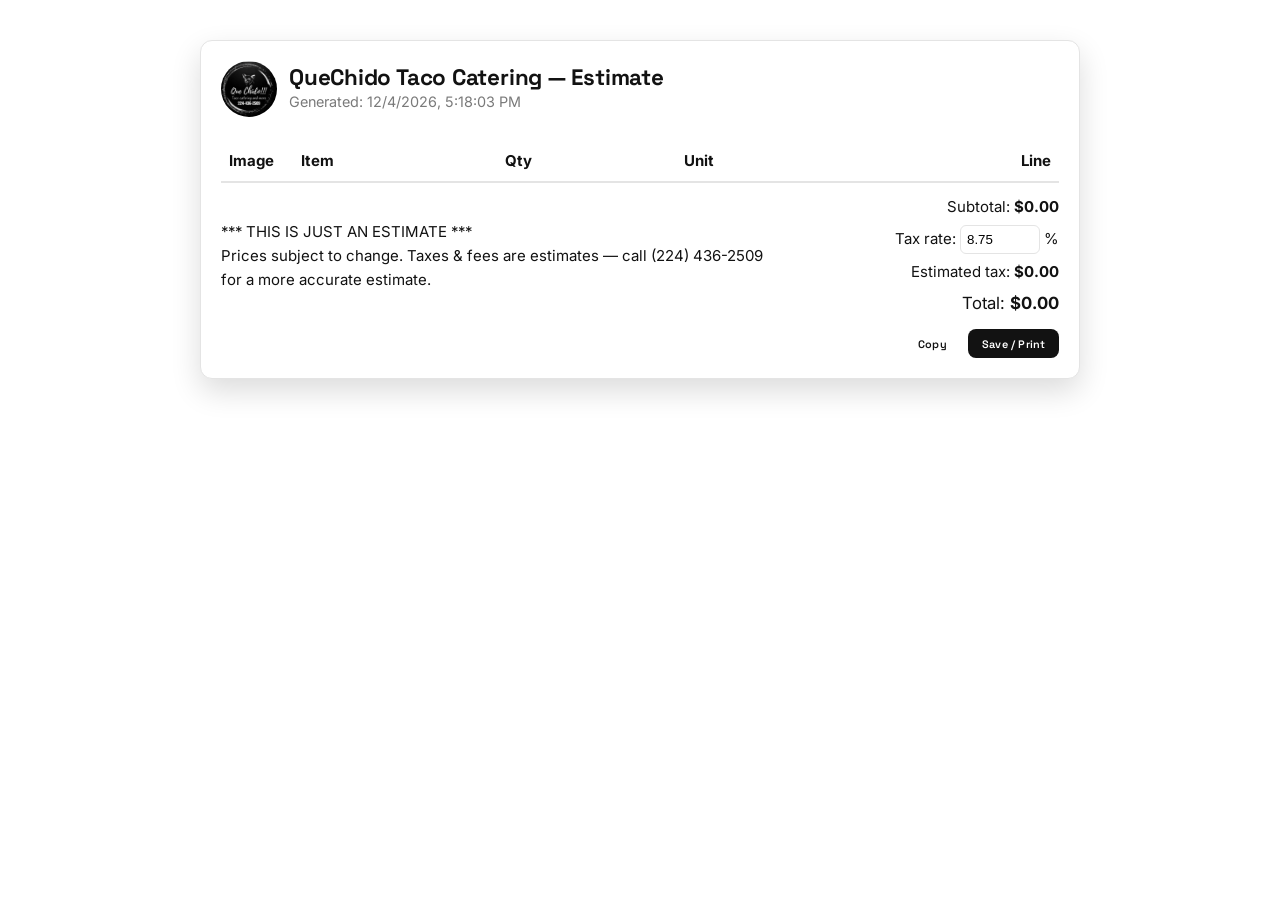
<file: receipt.html>
<!doctype html>
<html lang="en">
<head>
  <meta charset="utf-8">
  <meta name="viewport" content="width=device-width,initial-scale=1">
  <title>Estimate Receipt | QueChido</title>
  <link rel="stylesheet" href="styles.css">
  <style>
    .receipt-doc{max-width:880px;margin:40px auto;padding:20px;background:var(--white);border-radius:12px;border:1px solid var(--gray-200);box-shadow:var(--shadow)}
    pre{white-space:pre-wrap;word-break:break-word;font-family:inherit}
    .receipt-table-wrap{overflow-x:auto;-webkit-overflow-scrolling:touch;margin-top:12px;width:100%}
    .receipt-table{width:100%;border-collapse:collapse;min-width:520px}
    .receipt-table th,.receipt-table td{padding:8px;word-break:break-word}
    .receipt-table td:last-child,.receipt-table th:last-child{text-align:right;white-space:nowrap}
    .receipt-actions{display:flex;gap:8px;justify-content:flex-end;margin-top:12px}
    @media (max-width:720px) {
      .receipt-summary{flex-direction:column;align-items:flex-start}
      .receipt-summary-right{min-width:auto;text-align:left;width:100%}
      .receipt-summary-right > div{margin-bottom:10px}
      .receipt-summary-right input{width:100%;max-width:140px}
      .receipt-table{min-width:100%}
      .receipt-table th:first-child,
      .receipt-table td:first-child {display:none}
    }
  </style>
</head>
<body>
  <div class="wrap">
    <div class="receipt-doc">
          <div style="display:flex;align-items:center;gap:12px">
          <img src="photos/blackbglogo.jpg" alt="QueChido" style="height:56px;width:56px;object-fit:cover;border-radius:50%">
        <div>
          <h2 style="margin:0">QueChido Taco Catering — Estimate</h2>
          <div style="font-size:.9rem;color:var(--gray-500)">Generated: <span id="receipt-date"></span></div>
        </div>
      </div>
      <div id="receipt-content">
        <div class="receipt-table-wrap" style="overflow-x:auto;">
          <table class="receipt-table" style="width:100%;border-collapse:collapse;margin-top:12px">
            <thead>
              <tr style="text-align:left;border-bottom:2px solid var(--gray-200)"><th style="padding:8px;width:72px">Image</th><th style="padding:8px">Item</th><th style="padding:8px">Qty</th><th style="padding:8px">Unit</th><th style="padding:8px;text-align:right">Line</th></tr>
            </thead>
            <tbody id="receipt-items"></tbody>
          </table>
        </div>
        <div class="receipt-summary" style="display:flex;justify-content:space-between;align-items:center;margin-top:12px;gap:16px">
          <div style="flex:1">
            <div class="receipt-disclaimer" style="text-align:left">*** THIS IS JUST AN ESTIMATE ***<br>Prices subject to change. Taxes &amp; fees are estimates — call (224) 436-2509 for a more accurate estimate.</div>
          </div>
          <div class="receipt-summary-right" style="text-align:right;min-width:260px">
            <div style="margin-bottom:6px">Subtotal: <strong id="receipt-subtotal">$0.00</strong></div>
            <div style="margin-bottom:6px">Tax rate: <input id="taxRate" type="number" step="0.01" min="0" style="width:80px;padding:6px;border-radius:6px;border:1px solid var(--gray-200)" value="8.75"> %</div>
            <div style="margin-bottom:6px">Estimated tax: <strong id="receipt-tax">$0.00</strong></div>
            <div style="font-size:1.05rem">Total: <strong id="receipt-total">$0.00</strong></div>
          </div>
        </div>
      </div>
          <div class="receipt-actions">
            <button id="copyBtn" class="btn btn--white">Copy</button>
            <button id="printBtn" class="btn btn--ink">Save / Print</button>
          </div>
    </div>
  </div>
<script>
(function(){
  function formatCurrency(n){return '$'+(n||0).toFixed(2)}
  function generateText(cart, taxPercent, taxAmount, grand) {
    var lines=[];
    var total=0;
      Object.keys(cart||{}).forEach(function(k){
        var it=cart[k];
      var lineTotal=(it.price||0)*it.qty; total+=lineTotal;
      var sizeTxt = it.size ? ' ('+it.size+')' : '';
      lines.push(it.qty+' x '+it.name+sizeTxt+' @ '+formatCurrency(it.price||0)+' = '+formatCurrency(lineTotal));
    });
    lines.push('');
    lines.push('Subtotal: '+formatCurrency(total));
    if (typeof taxPercent === 'number') {
      lines.push('Tax ('+ (taxPercent||0) +'%): '+formatCurrency(taxAmount||0));
      lines.push('Total: '+formatCurrency(grand||total));
    } else {
      lines.push('Total: '+formatCurrency(total));
    }
    lines.push('');
    lines.push('*** THIS IS JUST AN ESTIMATE ***');
    lines.push('Prices subject to change. Taxes & fees are estimates — call (224) 436-2509 for a more accurate estimate.');
    lines.push('');
    lines.push('Phone: (224) 436-2509');
    return lines.join('\n');
  }

  var cart=null;
  try{cart=JSON.parse(localStorage.getItem('qc_last_cart')||localStorage.getItem('qc_cart')||'{}')||{}}catch(e){cart={}};
  // set generated date
  try { var d = new Date(); document.getElementById('receipt-date').textContent = d.toLocaleString(); } catch (e) {}

  // render HTML table with images and compute tax
  var tbody = document.getElementById('receipt-items');
  var subtotal = 0;
  Object.keys(cart||{}).forEach(function(k){
    var it=cart[k];
    var lineTotal=(it.price||0)*it.qty; subtotal+=lineTotal;
    var tr = document.createElement('tr');
    var imgCell = '<td style="padding:8px;border-bottom:1px solid var(--gray-200)">' + (it.img ? '<img src="'+it.img+'" alt="'+it.name+'" style="width:64px;height:44px;object-fit:cover;border-radius:6px">' : '') + '</td>';
    tr.innerHTML = imgCell + '<td style="padding:8px;border-bottom:1px solid var(--gray-200)">' + it.name + (it.size ? ' <small>('+it.size+')</small>' : '') + '</td>' +
                   '<td style="padding:8px;border-bottom:1px solid var(--gray-200)">' + it.qty + '</td>' +
                   '<td style="padding:8px;border-bottom:1px solid var(--gray-200)">' + formatCurrency(it.price||0) + '</td>' +
                   '<td style="padding:8px;border-bottom:1px solid var(--gray-200);text-align:right">' + formatCurrency(lineTotal) + '</td>';
    tbody.appendChild(tr);
  });
  document.getElementById('receipt-subtotal').textContent = formatCurrency(subtotal);

  var taxInput = document.getElementById('taxRate');
  // default tax rate set in percent (Elgin, IL default)
  var defaultTax = parseFloat(taxInput.value) || 0;
  function updateTotals() {
    var taxPercent = parseFloat(taxInput.value) || 0;
    var taxAmount = subtotal * (taxPercent / 100);
    var grand = subtotal + taxAmount;
    document.getElementById('receipt-tax').textContent = formatCurrency(taxAmount);
    document.getElementById('receipt-total').textContent = formatCurrency(grand);
    // update plain-text version used for copy/download
    text = generateText(cart, taxPercent, taxAmount, grand);
  }
  taxInput.addEventListener('input', updateTotals);
  updateTotals();

  document.getElementById('copyBtn').addEventListener('click',function(){
    try{navigator.clipboard.writeText(text);}catch(e){alert('Copy failed');}
  });
  document.getElementById('printBtn').addEventListener('click',function(){ window.print(); });
})();
</script>
</body>
</html>
</file>
<file: styles.css>
/* ============================================================
   QueChido Taco Catering — design tokens
   Ink #121212 · Charcoal #262626 · Gray-700 #4E4E4E · Gray-400 #9A9A9A
   Gray-200 #E4E4E4 · Off-white #F5F5F4 · White #FFFFFF · Red #8C1B1B
   Display: Space Grotesk · Body: Inter · Eyebrow: Inter uppercase
   Red is reserved for buttons on white/light sections only.
   ============================================================ */

@import url('https://fonts.googleapis.com/css2?family=Space+Grotesk:wght@500;600;700&family=Inter:ital,wght@0,400;0,500;0,600;0,700;0,800;1,500&display=swap');

:root{
  --ink:#121212;
  --charcoal:#262626;
  --gray-700:#4E4E4E;
  --gray-500:#7A7A7A;
  --gray-400:#9A9A9A;
  --gray-200:#E4E4E4;
  --off-white:#F5F5F4;
  --white:#FFFFFF;
  --red:#8C1B1B;
  --red-dark:#6E1414;
  --max:1180px;
  --radius:14px;
  --shadow:0 12px 30px rgba(0,0,0,.14);
  --header-h:68px;
}

*,*::before,*::after{box-sizing:border-box}
html{scroll-behavior:smooth}
body{
  margin:0;
  overflow-x:hidden;
  background:var(--white);
  color:var(--ink);
  font-family:'Inter',sans-serif;
  font-size:15px;
  line-height:1.6;
  -webkit-font-smoothing:antialiased;
}
img{max-width:100%;display:block}
a{color:inherit;text-decoration:none}
h1,h2,h3,h4{margin:0 0 .4em;line-height:1.15;font-family:'Space Grotesk',sans-serif;font-weight:700;letter-spacing:-.01em;color:var(--ink)}
h1{font-size:1.85rem}
h2{font-size:1.4rem}
h3{font-size:1.05rem}
h4{font-size:.92rem}
p{margin:0 0 1em}
ul{margin:0;padding:0;list-style:none}
.wrap{max-width:var(--max);margin:0 auto;padding:0 24px}
.eyebrow{
  font-family:'Inter',sans-serif;
  font-weight:700;
  font-size:.72rem;
  letter-spacing:.14em;
  text-transform:uppercase;
  color:var(--gray-500);
  display:inline-block;
  margin-bottom:.5em;
}
/* Diamond-cut lattice — a nod to the papel picado bunting used in .bunting,
   at very low opacity so it reads as texture rather than pattern. */
.section{
  padding:88px 0;
  position:relative;
  background-color:var(--white);
  background-image:url("data:image/svg+xml,%3Csvg%20xmlns='http://www.w3.org/2000/svg'%20width='42'%20height='42'%3E%3Cpath%20d='M21%203%20L39%2021%20L21%2039%20L3%2021%20Z'%20fill='none'%20stroke='rgba(140,27,27,0.05)'%20stroke-width='1'/%3E%3C/svg%3E");
  background-size:42px 42px;
}
.section--tight{padding:56px 0}
.section--off{
  background-color:var(--off-white);
  background-image:url("data:image/svg+xml,%3Csvg%20xmlns='http://www.w3.org/2000/svg'%20width='42'%20height='42'%3E%3Cpath%20d='M21%203%20L39%2021%20L21%2039%20L3%2021%20Z'%20fill='none'%20stroke='rgba(140,27,27,0.065)'%20stroke-width='1'/%3E%3C/svg%3E");
  background-size:42px 42px;
}
.center{text-align:center}

/* ---------- Buttons ---------- */
.btn{
  display:inline-flex;align-items:center;gap:.45em;
  font-family:'Space Grotesk',sans-serif;font-weight:600;font-size:.68rem;letter-spacing:.02em;
  padding:.62em 1.15em;border-radius:8px;border:1.5px solid transparent;
  cursor:pointer;transition:transform .15s ease, box-shadow .15s ease, background .15s ease;
}
.btn:hover{transform:translateY(-2px)}
/* Dark red, white text — only ever placed on white / off-white sections */
.btn--red{background:var(--red);color:var(--white);box-shadow:var(--shadow)}
.btn--red:hover{background:var(--red-dark)}
/* Solid black — usable anywhere */
.btn--ink{background:var(--ink);color:var(--white)}
.btn--ink:hover{background:var(--charcoal)}
/* White outline — for use on dark backgrounds */
.btn--outline{border-color:var(--white);color:var(--white)}
.btn--outline:hover{background:var(--white);color:var(--ink)}
/* Solid white — for use on dark backgrounds */
.btn--white{background:var(--white);color:var(--ink)}
.btn--white:hover{background:var(--gray-200)}

/* ---------- Papel picado bunting (signature element, monochrome) ---------- */
.bunting{
  display:flex;
  overflow:hidden;
  line-height:0;
  width:100%;
}
.bunting span{
  flex:1 0 40px;
  height:34px;
  clip-path:polygon(0 0,100% 0,50% 100%);
  margin-right:4px;
}
.bunting span:nth-child(5n+1){background:var(--red)}
.bunting span:nth-child(5n+2){background:var(--white)}
.bunting span:nth-child(5n+3){background:var(--gray-400)}
.bunting span:nth-child(5n+4){background:var(--ink)}
.bunting span:nth-child(5n+5){background:var(--gray-200)}

.scallop-top{
  height:26px;
  background:
    radial-gradient(circle at 10px 0, transparent 12px, var(--white) 13px) 0 -13px/24px 26px repeat-x;
}
.scallop-top--ink{
  height:26px;
  background:
    radial-gradient(circle at 10px 0, transparent 12px, var(--ink) 13px) 0 -13px/24px 26px repeat-x;
}

/* Alternate background texture — small overlapping scales, like a row of
   papel picado edges repeated into a field. Swap in with class="section
   section--scale" (or "section--off section--scale") in place of the
   diamond lattice above if you want a rounder, softer feel. */
.section--scale{
  background-image:
    radial-gradient(circle at 100% 50%, transparent 9px, rgba(140,27,27,.05) 10px, rgba(140,27,27,.05) 11px, transparent 12px) -11px 0,
    radial-gradient(circle at 0% 50%, transparent 9px, rgba(140,27,27,.05) 10px, rgba(140,27,27,.05) 11px, transparent 12px) -11px 0,
    radial-gradient(circle at 100% 50%, transparent 9px, rgba(140,27,27,.05) 10px, rgba(140,27,27,.05) 11px, transparent 12px) 0 11px,
    radial-gradient(circle at 0% 50%, transparent 9px, rgba(140,27,27,.05) 10px, rgba(140,27,27,.05) 11px, transparent 12px) 0 11px;
  background-size:22px 22px;
}

/* ---------- Header ----------
   Fixed at all times. Transparent (overlaying the hero) at the
   very top of the page; gains a solid dark background + shadow
   once the page is scrolled. Logo/nav text stay white throughout,
   since the header is always either transparent-over-dark-hero
   or solid dark. */
header.site{
  position:fixed;top:0;left:0;right:0;z-index:50;
  background:transparent;
  border-bottom:1px solid transparent;
  transition:background .3s ease, border-color .3s ease, box-shadow .3s ease;
}
header.site.scrolled{
  background:var(--ink);
  border-bottom-color:rgba(255,255,255,.08);
  box-shadow:0 8px 22px rgba(0,0,0,.35);
}
header.site.menu-open{
  background:var(--ink);
  border-bottom-color:rgba(255,255,255,.08);
  box-shadow:0 8px 22px rgba(0,0,0,.35);
}
header.site .wrap{
  display:flex;align-items:center;justify-content:space-between;
  padding-top:12px;padding-bottom:12px;gap:18px;
  min-height:var(--header-h);
}
.brand{display:flex;align-items:center;gap:10px;font-family:'Space Grotesk',sans-serif;font-weight:700;font-size:.95rem;color:var(--white)}
.brand img{height:100px;width:auto;transition:height .3s ease}
header.site.scrolled .brand img{height:56px}
.brand small{display:block;font-family:'Inter',sans-serif;font-weight:600;font-size:.6rem;letter-spacing:.12em;color:var(--gray-400);text-transform:uppercase}

nav.main-nav{display:flex;align-items:center;gap:22px}
nav.main-nav a{
  color:var(--white);
  font-weight:600;font-size:.85rem;letter-spacing:.02em;
  padding:6px 2px;border-bottom:2px solid transparent;
  transition:color .15s ease, border-color .15s ease;
}
nav.main-nav a:hover,nav.main-nav a.active{border-color:var(--red);color:var(--white)}
.header-cta{display:flex;align-items:center;gap:14px}
/* Header "Book Catering" button — outlined ghost style, distinct from
   the solid white CTA buttons used elsewhere on the site */
.header-cta .btn--white{
  background:transparent;
  border:1.5px solid rgba(255,255,255,.55);
  color:var(--white);
  box-shadow:none;
}
.header-cta .btn--white:hover{
  background:var(--white);
  color:var(--ink);
  border-color:var(--white);
}
.phone-pill{
  display:flex;align-items:center;gap:8px;font-weight:600;font-size:.8rem;color:var(--white);
}
.phone-pill svg{
  width:26px;height:26px;padding:6px;box-sizing:border-box;
  border-radius:50%;background:var(--red);fill:var(--white);flex-shrink:0;
}

.social-icons{display:flex;align-items:center;gap:8px}
.social-icons a{
  width:34px;height:34px;border-radius:50%;
  border:1.5px solid rgba(255,255,255,.5);
  display:flex;align-items:center;justify-content:center;color:var(--white);
  transition:background .15s ease, border-color .15s ease;
}
.social-icons a:hover{background:rgba(255,255,255,.14);border-color:#fff}
.social-icons svg{width:16px;height:16px;fill:currentColor}

/* Modern minimal hamburger — three bars that animate into an X */
.nav-toggle{
  display:none;align-items:center;justify-content:center;
  flex-direction:column;gap:5px;
  background:transparent;border:0;
  color:var(--white);border-radius:8px;width:36px;height:36px;padding:0;cursor:pointer;
  transition:background .2s ease;
}
.nav-toggle:hover{background:rgba(255,255,255,.08)}
.nav-toggle-bar{
  display:block;width:18px;height:2px;border-radius:2px;
  background:var(--white);
  transition:transform .25s ease, opacity .2s ease;
}
header.site.menu-open .nav-toggle{background:rgba(255,255,255,.08)}
header.site.menu-open .nav-toggle-bar:nth-child(1){transform:translateY(7px) rotate(45deg)}
header.site.menu-open .nav-toggle-bar:nth-child(2){opacity:0}
header.site.menu-open .nav-toggle-bar:nth-child(3){transform:translateY(-7px) rotate(-45deg)}

.desktop-only{display:none}

/* extra block inside the nav drawer — phone number, mobile only */
.nav-extra{display:none}

/* ---------- Hero ---------- */
.hero{
  position:relative;color:var(--white);
  overflow:hidden;
}
.hero-media{
  position:relative;min-height:95vh;display:flex;align-items:flex-end;
  background-size:cover;background-position:center;
  overflow:hidden;background-color:var(--ink);
}
/* Source clip is portrait. Stretching it edge-to-edge on wide screens
   forces a big upscale and it turns soft. Instead: a blurred, scaled-up
   copy fills the frame as a backdrop, and the real clip sits centered
   at its true aspect ratio on top, so it always stays sharp. */
.hero-video{position:absolute;z-index:0}
.hero-video--backdrop{
  inset:0;width:100%;height:100%;object-fit:cover;
  filter:blur(50px) brightness(.55) saturate(1.15);
  transform:scale(1.2);
}
.hero-video--main{
  top:50%;left:50%;transform:translate(-50%,-50%);
  height:100%;width:auto;max-width:none;z-index:1;
  box-shadow:0 0 120px rgba(0,0,0,.5);
}
@media (min-aspect-ratio:9/14){
  /* On very wide screens even a full-height clip would run narrow;
     let it grow a little past 100% height so it still reads as a
     presence in the frame rather than a sliver. */
  .hero-video--main{height:112%}
}
.hero-media::after{
  content:"";position:absolute;inset:0;z-index:1;pointer-events:none;
  background:linear-gradient(0deg,rgba(0,0,0,.85) 0%,rgba(0,0,0,0) 40%);
}
.hero-video-toggle{
  position:absolute;bottom:24px;left:24px;z-index:10;
  width:48px;height:48px;background:rgba(0,0,0,.5);
  border:1.5px solid rgba(255,255,255,.3);border-radius:50%;
  display:flex;align-items:center;justify-content:center;
  cursor:pointer;transition:background .2s ease,border-color .2s ease;
}
.hero-video-toggle:hover{
  background:rgba(0,0,0,.7);border-color:rgba(255,255,255,.5);
}
.hero-video-toggle svg{width:20px;height:20px;fill:var(--white)}
.scroll-indicator{
  position:absolute;bottom:24px;left:50%;transform:translateX(-50%);
  z-index:10;display:none;animation:bounce 2s infinite;
}
.scroll-indicator svg{width:32px;height:32px;color:var(--white);opacity:.8}
@keyframes bounce{
  0%,20%,50%,80%,100%{transform:translateX(-50%) translateY(0)}
  40%{transform:translateX(-50%) translateY(-10px)}
  60%{transform:translateX(-50%) translateY(-5px)}
}
.hero-inner{position:relative;z-index:2;padding:60px 0 68px;max-width:640px}
.hero .eyebrow{color:var(--gray-400)}
.hero h1{
  font-size:clamp(2.1rem,5.2vw,4.4rem);
  line-height:1.08;
  color:var(--white);
  max-width:12ch;
}
.hero p.lead{max-width:480px;font-size:1.05rem;color:var(--gray-200)}
.hero-ctas{display:flex;gap:16px;flex-wrap:wrap;margin-top:26px}
.hero--small .hero-media{min-height:52vh}
.hero--small .hero-inner{padding:40px 0 44px}
.hero--small h1{max-width:none}

/* ---------- Cards / grids ---------- */
/* ---------- Stacked photo pair (about/home intro sections) ---------- */
.stack-photos{position:relative;padding-bottom:36px}
.stack-photos img{
  display:block;width:100%;object-fit:cover;
  border-radius:14px;box-shadow:var(--shadow);
}
.stack-photos .photo-main{aspect-ratio:4/5}
.stack-photos .photo-accent{
  position:absolute;right:0;bottom:0;
  width:58%;aspect-ratio:5/4;
  border:6px solid var(--white);
}
@media (max-width:720px){
  .stack-photos{padding-bottom:28px}
  .stack-photos .photo-accent{width:62%;border-width:5px}
}

.grid-3{display:grid;grid-template-columns:repeat(3,1fr);gap:28px}
.grid-4{display:grid;grid-template-columns:repeat(4,1fr);gap:24px}
.grid-2{display:grid;grid-template-columns:1fr 1fr;gap:40px;align-items:center}

.card{
  background:var(--white);border-radius:var(--radius);overflow:hidden;
  box-shadow:var(--shadow);border:1px solid var(--gray-200);
  display:flex;flex-direction:column;height:100%;
}
.card img{aspect-ratio:4/3;object-fit:cover;width:100%;filter:grayscale(.15)}
.card-body{padding:20px 22px 24px;display:flex;flex-direction:column;gap:8px;flex:1}
.card-body h3{font-family:'Space Grotesk',sans-serif;font-size:1.05rem}
.card-price{font-family:'Space Grotesk',sans-serif;color:var(--red);font-size:1.05rem}
.card-body p{color:var(--gray-700);font-size:.95rem;margin-bottom:0}
.card-cta{margin-top:auto;padding-top:10px}
.card-cta a{font-weight:800;color:var(--ink);font-size:.85rem;letter-spacing:.02em;border-bottom:2px solid var(--red)}
.card-cta a:hover{color:var(--red)}

.event-grid{display:grid;grid-template-columns:repeat(3,1fr);gap:10px;margin:22px 0}
.event-card{
  background:var(--white);border-radius:12px;padding:16px 8px;text-align:center;
  border:1px solid var(--gray-200);box-shadow:0 4px 14px rgba(0,0,0,.04);
  transition:transform .15s ease,box-shadow .15s ease;
}
.event-card:hover{transform:translateY(-3px);box-shadow:var(--shadow)}
.event-card .ic{display:block;margin-bottom:6px;height:32px;width:32px;margin:0 auto 6px}
.event-card .ic svg{width:100%;height:100%;fill:var(--red)}
.event-card .label{font-weight:700;font-size:.78rem;letter-spacing:.01em;color:var(--gray-700)}

.band{background:var(--ink);color:var(--white)}
.band .eyebrow{color:var(--gray-400)}
.band h2{color:var(--white)}
.band-dark{background:var(--charcoal);color:var(--white)}
.band-dark .eyebrow{color:var(--gray-400)}
.band-dark h2{color:var(--white)}

.feature-row{display:grid;grid-template-columns:repeat(4,1fr);gap:24px;text-align:center}
.feature-row .feature img{width:76px;height:76px;object-fit:cover;border-radius:50%;margin:0 auto 14px;border:4px solid var(--ink);filter:grayscale(.4)}
.feature h4{font-size:.95rem}

.testimonials{display:grid;grid-template-columns:repeat(auto-fit,minmax(230px,1fr));gap:20px}
.tcard{background:var(--white);border-radius:var(--radius);padding:22px;box-shadow:var(--shadow);border-top:5px solid var(--red);display:flex;flex-direction:column;transition:opacity .35s ease,transform .35s ease;min-height:160px}
.tcard.fade{opacity:0;transform:translateY(6px)}
.tcard .stars{color:var(--red);letter-spacing:2px;margin-bottom:8px;font-size:.9rem}
.tcard p{font-size:.92rem;color:var(--gray-700);flex:1;min-height:72px;overflow:hidden}
.tcard .who{display:flex;align-items:center;gap:10px;margin-top:14px}
.avatar-fb{
  width:40px;height:40px;border-radius:50%;flex-shrink:0;
  display:flex;align-items:center;justify-content:center;
  background:#EEF1F5;border:1.5px solid var(--gray-200);
}
.avatar-fb svg{width:19px;height:19px;fill:#1877F2}
.avatar-fb img{width:100%;height:100%;object-fit:cover;border-radius:50%;display:block}

.testimonials{position:relative}
.testimonials-controls{display:none}
.tcard .who strong{display:block;font-size:.88rem}
.tcard .who span{font-size:.72rem;color:var(--gray-500)}

/* ---------- Menu page ---------- */
.menu-item{
  display:grid;grid-template-columns:200px 1fr;gap:26px;
  background:var(--white);border-radius:var(--radius);overflow:hidden;box-shadow:var(--shadow);
  margin-bottom:26px;border:1px solid var(--gray-200);
}
.menu-item img{width:100%;height:100%;object-fit:cover;filter:grayscale(.15)}
.menu-item-body{padding:22px 24px 22px 0}
.menu-item-body h3{font-size:1.15rem;margin-bottom:.15em}
.menu-item-body .price{font-family:'Space Grotesk',sans-serif;color:var(--red);font-size:1rem;margin-bottom:.5em;display:block}
.menu-item-body ul{margin:.6em 0 0;display:grid;grid-template-columns:1fr 1fr;gap:4px 18px}
.menu-item-body ul.menu-list--single{grid-template-columns:1fr}
.menu-item-body li{font-size:.9rem;position:relative;padding-left:16px}
.menu-item-body li::before{content:"•";color:var(--ink);position:absolute;left:0;font-weight:900}
.menu-note{font-size:.86rem;color:var(--gray-500);font-style:italic;margin-top:.6em}
.menu-item-body li .menu-note{display:inline;margin:0}
.menu-subhead{
  display:block;font-family:'Inter',sans-serif;font-weight:700;font-size:.72rem;
  text-transform:uppercase;letter-spacing:.08em;color:var(--gray-500);
  margin:16px 0 2px;
}
/* Dish picker — compact pill row + one shared description box below,
   so 6 dish blurbs don't turn into 6 stacked accordions. */
.extras-box{background:var(--off-white);border:2px dashed var(--gray-400);border-radius:var(--radius);padding:26px 28px;margin-top:10px}
.extras-box h3{color:var(--ink)}

/* ---------- Gallery ----------
   Zero-gap brick pattern, all tiles square (aspect-ratio 1/1), no
   rounded corners. Repeats every 10 tiles: 1 big (2x2) → 4 small →
   2 small → 1 big (2x2) → 2 small. */
.gallery-grid{
  display:grid;grid-template-columns:repeat(4,1fr);gap:0;
  width:100vw;
  margin-left:calc(50% - 50vw);
}
.gallery-grid button,.gallery-grid a{
  position:relative;overflow:hidden;border-radius:0;aspect-ratio:1/1;display:block;
  padding:0;border:0;background:none;cursor:zoom-in;width:100%;
}
.gallery-grid a{cursor:pointer}
.gallery-grid button:nth-child(10n+1),.gallery-grid a:nth-child(10n+1),
.gallery-grid button:nth-child(10n+8),.gallery-grid a:nth-child(10n+8){
  grid-column:span 2;grid-row:span 2;
}
.gallery-grid img{width:100%;height:100%;object-fit:cover;transition:transform .35s ease;filter:grayscale(.1)}
.gallery-grid button:hover img,.gallery-grid a:hover img{transform:scale(1.08)}
.gallery-grid button::after,.gallery-grid a::after{
  content:"";position:absolute;inset:0;
  background:linear-gradient(0deg,rgba(0,0,0,.6),transparent 50%);
  opacity:0;transition:opacity .25s ease;
}
.gallery-grid button:hover::after,.gallery-grid a:hover::after{opacity:1}

/* ---------- Lightbox ---------- */
.lightbox{
  position:fixed;inset:0;z-index:200;
  display:none;align-items:center;justify-content:center;
  background:rgba(10,10,10,.94);
  padding:24px;
}
.lightbox.open{display:flex}
.lightbox-img-wrap{position:relative;max-width:min(1100px,92vw);max-height:88vh;display:flex;align-items:center;justify-content:center}
.lightbox img{max-width:100%;max-height:88vh;border-radius:10px;box-shadow:0 20px 60px rgba(0,0,0,.5);display:block}
.lightbox-close,.lightbox-prev,.lightbox-next{
  position:fixed;background:rgba(255,255,255,.1);border:1.5px solid rgba(255,255,255,.35);
  color:var(--white);border-radius:50%;width:48px;height:48px;display:flex;align-items:center;justify-content:center;
  cursor:pointer;transition:background .15s ease;
}
.lightbox-close:hover,.lightbox-prev:hover,.lightbox-next:hover{background:rgba(255,255,255,.22)}
.lightbox-close{top:22px;right:22px}
.lightbox-prev{left:22px;top:50%;transform:translateY(-50%)}
.lightbox-next{right:22px;top:50%;transform:translateY(-50%)}
.lightbox-close svg,.lightbox-prev svg,.lightbox-next svg{width:20px;height:20px;fill:none;stroke:currentColor;stroke-width:2;stroke-linecap:round}
.lightbox-count{position:fixed;bottom:24px;left:50%;transform:translateX(-50%);color:var(--gray-200);font-size:.82rem;letter-spacing:.04em}
@media (max-width:720px){
  .lightbox-prev{left:8px;width:40px;height:40px}
  .lightbox-next{right:8px;width:40px;height:40px}
  .lightbox-close{top:12px;right:12px;width:40px;height:40px}
}

/* ---------- Contact ---------- */
.contact-grid{display:grid;grid-template-columns:1fr 1fr;gap:48px;align-items:start}
.info-list{display:flex;flex-direction:column;gap:22px;margin-bottom:26px}
.info-item{display:flex;gap:16px;align-items:flex-start}
.info-item svg{width:26px;height:26px;fill:var(--red);flex-shrink:0;margin-top:2px}
.info-item strong{display:block;font-size:.78rem;text-transform:uppercase;letter-spacing:.08em;color:var(--gray-500)}
.status-badge{display:inline-flex;align-items:center;gap:6px;font-size:.68rem;font-weight:700;letter-spacing:.05em;text-transform:uppercase;margin-left:10px;vertical-align:middle;color:var(--gray-500)}
.status-dot{width:8px;height:8px;border-radius:50%;background:var(--gray-400);flex-shrink:0}
.status-dot.is-open{background:#2E7D32}
.status-dot.is-closed{background:var(--red)}
.hours-table{width:100%;border-collapse:collapse;margin-top:8px}
.hours-table td{padding:7px 0;border-bottom:1px solid var(--gray-200);font-size:.92rem}
.hours-table td:last-child{text-align:right;font-weight:700}
.map-frame{border-radius:var(--radius);overflow:hidden;box-shadow:var(--shadow);border:3px solid var(--ink)}
.map-frame iframe{width:100%;height:340px;border:0;display:block}

.contact-form{display:grid;grid-template-columns:1fr 1fr;gap:18px 20px}
.contact-form>div{display:flex;flex-direction:column;gap:7px}
.contact-form label{font-weight:700;font-size:.72rem;text-transform:uppercase;letter-spacing:.06em;color:var(--gray-500)}
.contact-form input,.contact-form select,.contact-form textarea{
  padding:12px 14px;border:1.5px solid var(--gray-200);border-radius:10px;font-family:inherit;font-size:.95rem;background:var(--white);
  transition:border-color .15s ease, box-shadow .15s ease;
}
.contact-form input:focus,.contact-form select:focus,.contact-form textarea:focus{
  outline:none;border-color:var(--red);box-shadow:0 0 0 3px rgba(140,27,27,.1);
}
.contact-form textarea{resize:vertical;min-height:110px}
.contact-form .field--full{grid-column:1 / -1}
.contact-form>button{grid-column:1 / -1;justify-self:start;margin-top:4px}
@media (max-width:640px){
  .contact-form{grid-template-columns:1fr}
}

.package-checks{
  display:flex;flex-wrap:wrap;gap:8px;margin-top:6px;
}
.package-check{
  display:flex;align-items:center;gap:8px;
  border:2px solid var(--gray-200);border-radius:100px;
  padding:8px 14px;cursor:pointer;font-size:.88rem;font-weight:600;
  text-transform:none;letter-spacing:normal;color:var(--ink);
  transition:border-color .15s ease, background .15s ease;
}
.package-check:has(input:checked){
  border-color:var(--red);background:rgba(140,27,27,.06);
}
.package-check input{accent-color:var(--red);width:16px;height:16px;flex-shrink:0}

.btn--sm{
  padding:.6em 1.2em;font-size:.75rem;margin-top:14px;
}

/* ---------- CTA band (dark section — white/outline button only) ---------- */
.cta-band{
  background:var(--ink);color:var(--white);text-align:center;padding:70px 0;
}
.cta-band h2{font-size:clamp(1.8rem,4vw,2.6rem);color:var(--white)}
.cta-band .btn--white{margin-top:22px;font-size:.85rem;padding:.85em 1.7em}

/* ---------- Footer ---------- */
footer.site{background:var(--ink);color:var(--gray-400)}
footer.site .wrap{padding-top:64px;padding-bottom:28px}
.footer-grid{display:grid;grid-template-columns:1.4fr 1fr 1fr 1.2fr;gap:36px;padding-bottom:40px}
.footer-grid h4{color:var(--white);font-family:'Space Grotesk',sans-serif;font-size:.85rem;margin-bottom:16px;letter-spacing:.03em}
.footer-brand{display:flex;align-items:center;gap:10px;margin-bottom:14px}
.footer-brand img{height:40px}
.footer-brand span{font-family:'Space Grotesk',sans-serif;color:var(--white);font-size:1.05rem}
.footer-grid p,.footer-grid li{font-size:.9rem;color:var(--gray-400);margin-bottom:8px}
.footer-grid a:hover{color:var(--white)}
.footer-socials{display:flex;gap:12px;margin-top:14px}
.footer-socials a{width:34px;height:34px;border:1.5px solid var(--gray-500);border-radius:50%;display:flex;align-items:center;justify-content:center;color:var(--gray-400)}
.footer-socials a:hover{border-color:var(--white);color:var(--white)}
.footer-socials svg{width:15px;height:15px;fill:currentColor}
.footer-bottom{border-top:1px solid rgba(255,255,255,.12);padding-top:20px;display:flex;justify-content:space-between;font-size:.8rem;color:var(--gray-500)}

/* ---------- Floating Contact Button ---------- */
.floating-contact{
  position:fixed;bottom:24px;right:24px;z-index:100;
  width:56px;height:56px;background:var(--red);border-radius:50%;
  display:flex;align-items:center;justify-content:center;
  box-shadow:0 4px 20px rgba(140,27,27,.4);
  transition:transform .2s ease,background .2s ease;
}
.floating-contact:hover{
  transform:scale(1.08);background:var(--red-dark);
}
.floating-contact svg{width:28px;height:28px;fill:var(--white)}
@media (max-width:720px){
  .floating-contact{bottom:20px;right:20px;width:50px;height:50px}
  .floating-contact svg{width:24px;height:24px}
  .scroll-indicator{display:block}
}

/* ---------- Breadcrumb ---------- */
.crumbs{font-size:.85rem;color:var(--gray-200);display:flex;gap:8px;align-items:center;margin-top:10px}
.crumbs span{opacity:.6}

/* ---------- Responsive ---------- */
@media (min-width:721px){
  .desktop-only{display:inline-flex}
}
@media (max-width:960px){
  .grid-3,.testimonials,.feature-row,.grid-4{grid-template-columns:repeat(2,1fr)}
  .footer-grid{grid-template-columns:1fr 1fr}
  .contact-grid{grid-template-columns:1fr}
  .menu-item{grid-template-columns:1fr}
  .menu-item img{aspect-ratio:16/9}
  .menu-item-body{padding:20px}
  .menu-item-body ul{grid-template-columns:1fr}
  .gallery-grid{grid-template-columns:repeat(4,1fr)}
}
@media (max-width:720px){
  header.site{--header-h:84px}
  .brand img{height:60px}
  header.site.scrolled .brand img{height:44px}
  nav.main-nav{position:fixed;inset:var(--header-h) 0 auto 0;background:rgba(18,18,18,.98);flex-direction:column;align-items:stretch;
    padding:14px 16px 20px;border-bottom:1px solid rgba(255,255,255,.08);gap:2px;opacity:0;visibility:hidden;
    transform:translateY(-6px);transition:opacity .2s ease, visibility .2s ease, transform .2s ease;
    box-shadow:0 16px 30px rgba(0,0,0,.35);}
  nav.main-nav.open{opacity:1;visibility:visible;transform:translateY(0)}
  /* Tapped items get a soft pill background instead of an underline.
     Uses the same compact Space Grotesk voice as the buttons. */
  nav.main-nav a{
    font-family:'Space Grotesk',sans-serif;font-weight:600;
    font-size:.82rem;letter-spacing:.02em;
    width:100%;padding:10px 12px;border-radius:8px;border-bottom:0;
  }
  nav.main-nav a:hover,nav.main-nav a.active{
    border-color:transparent;background:rgba(255,255,255,.08);
  }
  .nav-toggle{display:inline-flex}
  .desktop-only{display:none}
  .nav-extra{
    display:flex;flex-direction:column;gap:8px;width:100%;
    margin-top:6px;padding-top:16px;border-top:1px solid rgba(255,255,255,.1);
  }
  .nav-extra .phone-pill,
  .nav-extra .btn{
    width:100%;
    justify-content:center;
    text-align:center;
    border-radius:10px;
    padding:10px 14px;
    font-size:.78rem;
  }
  .nav-extra .phone-pill{
    color:var(--white);
    background:rgba(255,255,255,.06);
    border:1px solid rgba(255,255,255,.15);
    font-weight:600;
    font-family:'Space Grotesk',sans-serif;
    letter-spacing:.02em;
  }
  .nav-extra .phone-pill svg{width:22px;height:22px;padding:5px}
  .nav-extra .btn{
    background:var(--red);
    color:var(--white);
    font-weight:700;
    box-shadow:0 8px 20px rgba(140,27,27,.35);
  }
  /* Use one clear, centered treatment for every page hero on phones. */
  .hero-inner{
    width:100%;max-width:560px;
    margin-inline:auto;
    text-align:center;
  }
  .hero h1,.hero p.lead{margin-left:auto;margin-right:auto}
  .hero-ctas,.crumbs{justify-content:center}
  .grid-2{grid-template-columns:1fr}
  .grid-3,.testimonials,.grid-4{grid-template-columns:1fr}
  /* Keep the four service highlights compact on phones: two per row instead
     of a long single-column stack. */
  .feature-row{grid-template-columns:repeat(2,1fr);gap:18px 12px}
  .feature-row .feature img{width:62px;height:62px;margin-bottom:7px;border-width:3px}
  .feature h4{font-size:.8rem;line-height:1.25;margin:0}
  .event-grid{grid-template-columns:repeat(3,1fr);gap:8px}
  .event-card{padding:12px 4px}
  .event-card .ic{font-size:1.25rem}
  .event-card .label{font-size:.68rem}
  .footer-grid{grid-template-columns:1fr}
  .gallery-grid{grid-template-columns:repeat(2,1fr)}
  .section{padding:56px 0}
}
</file>
